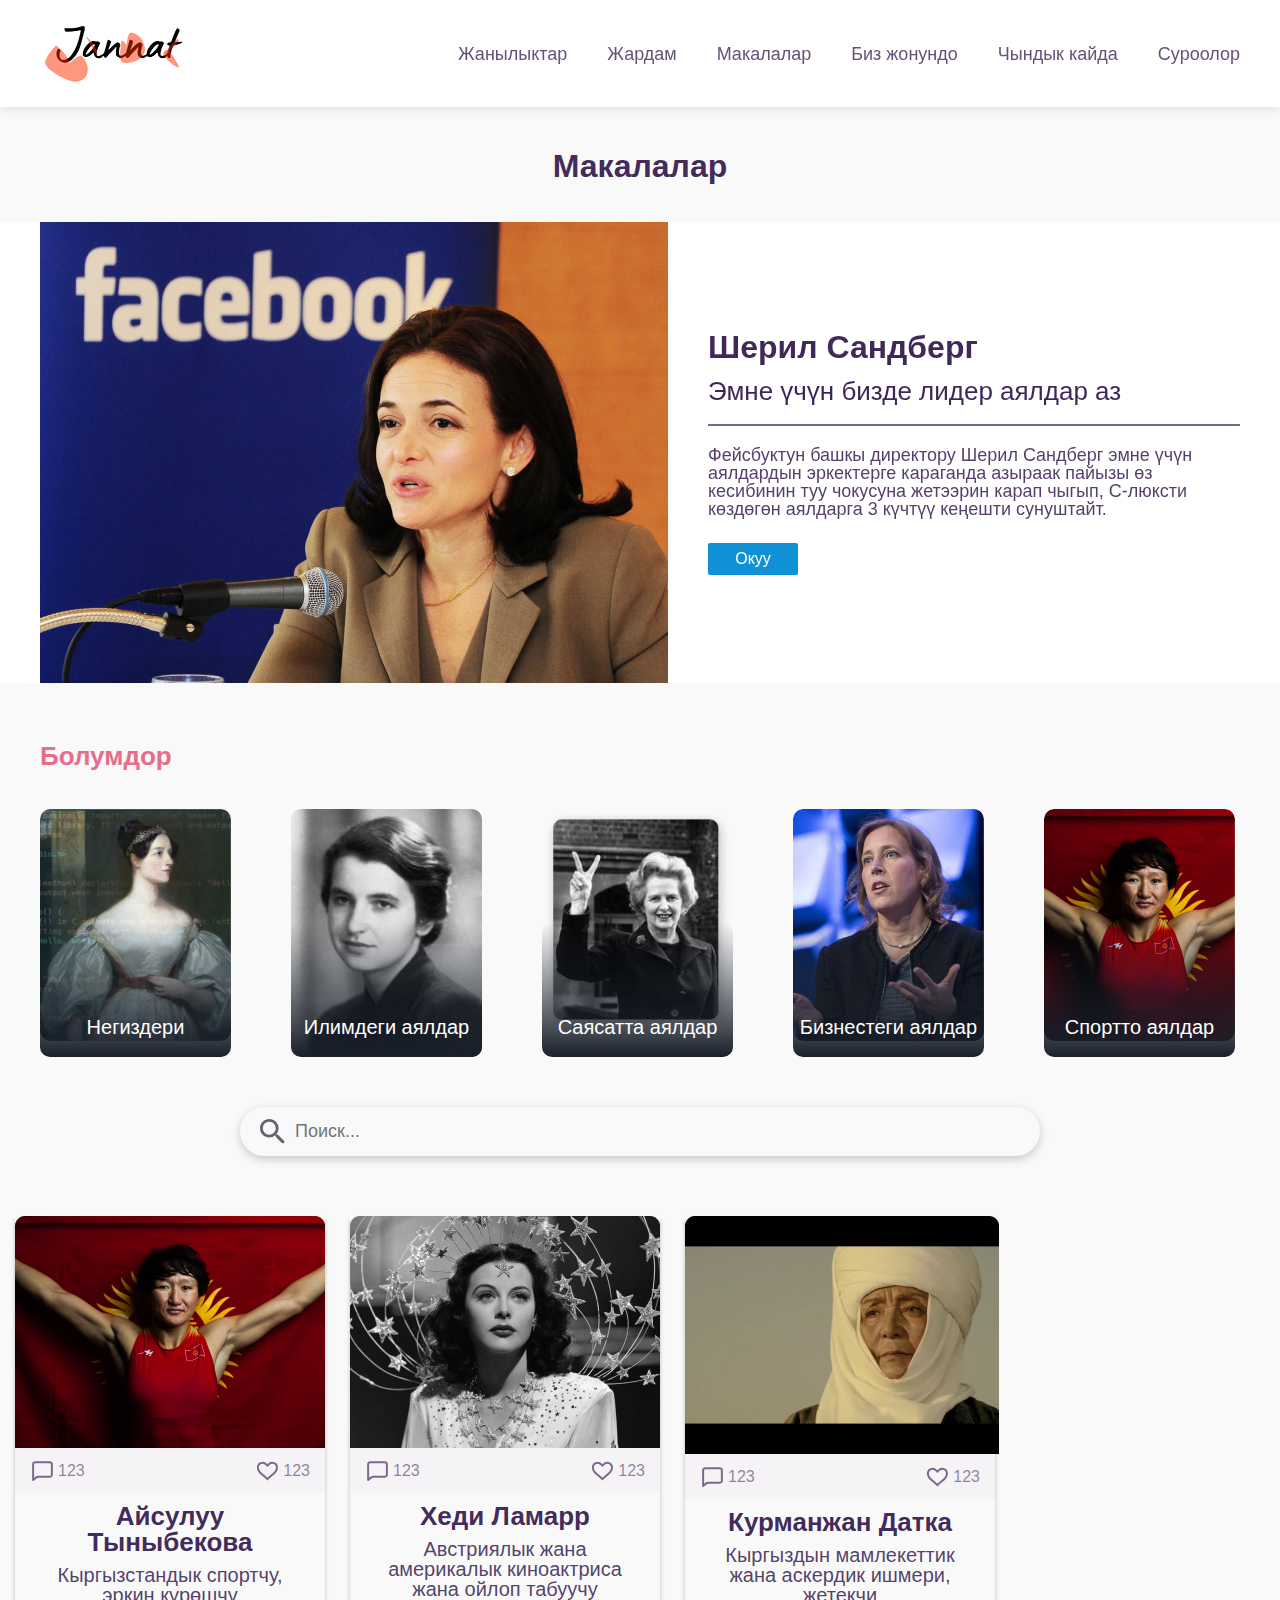
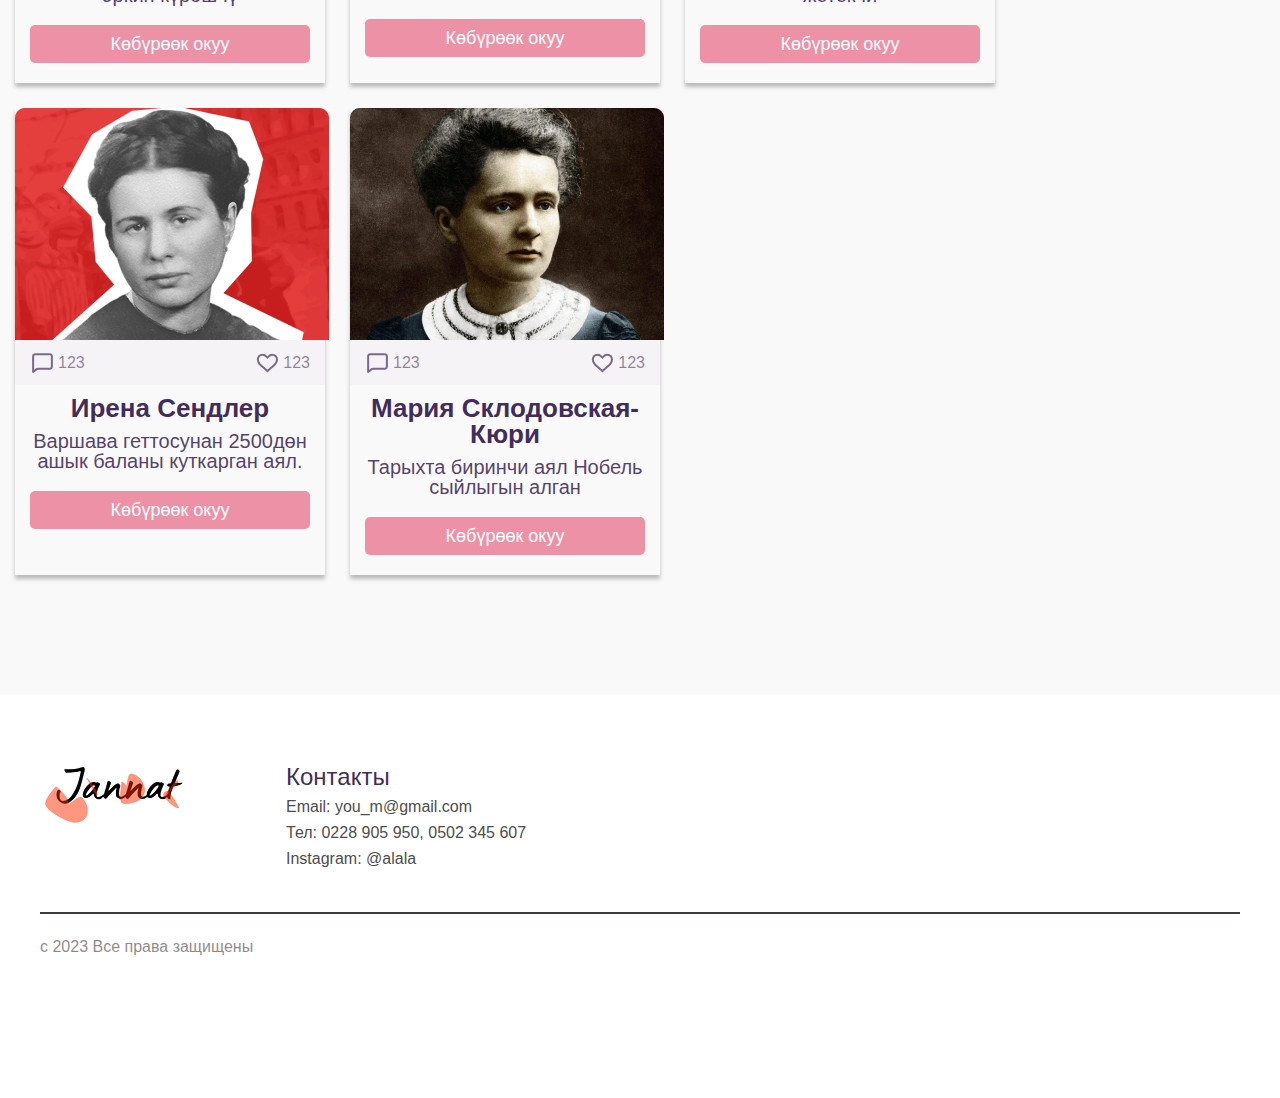
<file: articles.html>
<!DOCTYPE html>
<html lang="en">
<head>
    <meta charset="UTF-8">
    <meta name="viewport" content="width=device-width, initial-scale=1.0">
    <link rel="stylesheet" href="/styles/css/base.css">
    <link rel="stylesheet" href="/styles/css/articles.css">
    <title>Главная</title>
</head>
<body>
<div class="wrapper">
    <header class="header">
        <div class="header__container">
            <div class="header__wrapper">
                <div class="_container">
                    <div class="header__box">
                        <div class="header__logo">
                            <a href="/homePage.html" class="">
                                <img class="logo-link" src="./images/svg/logo.svg"></img>
                            </a>
                        </div>      
                        <nav class="navigation__bar">
                            <ul class="header__list">
                                <li class="header__item">
                                    <a href="/news.html" class="">Жанылыктар</a>
                                </li>
                                <li class="header__item">
                                    <a href="/help.html" class="">Жардам</a>
                                </li>
                                <li class="header__item">
                                    <a href="/articles.html" class="">Макалалар</a>
                                </li>
                                <li class="header__item">
                                    <a href="/about.html" class="">Биз жонундо</a>
                                </li>
                                <li class="header__item">
                                    <a href="/true.html" class="">Чындык кайда</a>
                                </li>
                                <li class="header__item">
                                    <a href="/question.html" class="">Суроолор</a>
                                </li>
                            </ul>
                        </nav>                    
                    </div>            
                </div>
            </div>
            <div class="header__title _container">
                <h2>Макалалар</h2>
            </div>
        </div>
    </header>
    <main class="main">
        <div class="main__container">
            <div class="_container">
                <div class="art__slider">
                    <div class="slider__item">
                        <img src="/images/img/art90.jpg" alt="">
                        <div class="art__box">
                            <div class="art__name">Шерил Сандберг</div>
                            <p class="art__topic">Эмне үчүн бизде лидер аялдар аз</p>
                            <p class="art__com">Фейсбуктун башкы директору Шерил Сандберг эмне үчүн аялдардын эркектерге караганда азыраак пайызы өз кесибинин туу чокусуна жетээрин карап чыгып, C-люксти көздөгөн аялдарга 3 күчтүү кеңешти сунуштайт.</p>
                            <a href="/">Окуу</a>    
                        </div>
                    </div>
                    <div class="slider__item">
                        <img src="/images/img/art.jpg" alt="">
                        <div class="art__box">
                            <div class="art__name">Дана Канц</div>
                            <p class="art__topic">Ишкер аялдардын азыраак каржылоосунун чыныгы себеби</p>
                            <p class="art__com">Эксперт менен маек</p>
                            <a href="/">Окуу</a>    
                        </div>
                    </div>
                </div>
            </div>            
        </div>
        <div class="_container">
            <div class="art__title-top">Болумдор</div>
            <div class="art__topics-list">
                <div class="topic__item">
                    <img src="/images/img/top1.png" alt="">
                    <div class="abc">
                        <div class="block"></div>
                        <h6 class="topic__title">Негиздери</h6>    
                    </div>
                </div>
                <div class="topic__item">
                    <img src="/images/img/art2.png" alt="">
                    <div class="abc">
                        <div class="block"></div>
                        <h6 class="topic__title">Илимдеги аялдар</h6>    
                    </div>
                </div>
                <div class="topic__item">
                    <img src="/images/img/art03.png" alt="">
                    <div class="abc">
                        <div class="block"></div>
                        <h6 class="topic__title">Саясатта аялдар</h6>    
                    </div>
                </div>
                <div class="topic__item">
                    <img src="/images/img/art06.png" alt="">
                    <div class="abc">
                        <div class="block"></div>
                        <h6 class="topic__title">Бизнестеги аялдар</h6>    
                    </div>
                </div>
                <div class="topic__item">
                    <img src="/images/img/art05.png" alt="">
                    <div class="abc">
                        <div class="block"></div>
                        <h6 class="topic__title">Спортто аялдар</h6>    
                    </div>
                </div>
            </div>  
            <div class="group">
                <img class="icon" src="/images/svg/search.svg">
                <form action="" method="get">
                    <input placeholder="Поиск..." type="search" class="input">
                </form>
            </div>  
        </div>
        <div class="__container">
            <div class="articles__box">
                <div class="article-item">
                    <img src="/images/img/art07.png" alt="">
                    <div class="art-feed__box">
                        <div class="feed">
                            <img src="/images/svg/comment.svg" alt="">
                            <p>123</p>
                        </div>
                        <div class="feed">
                            <img src="/images/svg/heart.svg" alt="">
                            <p>123</p>
                        </div>
                    </div>
                    <div class="ha">
                        <h5 class="art-item__name">Айсулуу Тыныбекова</h5>
                        <p class="art__text">Кыргызстандык спортчу, эркин күрөшчү</p>
                        <a href="">Көбүрөөк окуу</a>    
                    </div>
                </div>
                <div class="article-item">
                    <img src="/images/img/art08.png" alt="">
                    <div class="art-feed__box">
                        <div class="feed">
                            <img src="/images/svg/comment.svg" alt="">
                            <p>123</p>
                        </div>
                        <div class="feed">
                            <img src="/images/svg/heart.svg" alt="">
                            <p>123</p>
                        </div>
                    </div>
                    <div class="ha">
                        <h5 class="art-item__name">Хеди Ламарр</h5>
                        <p class="art__text">Австриялык жана америкалык киноактриса жана ойлоп табуучу</p>
                        <a href="/card copy.html">Көбүрөөк окуу</a>    
                    </div>
                </div>
                <div class="article-item">
                    <img src="/images/img/art09.png" alt="">
                    <div class="art-feed__box">
                        <div class="feed">
                            <img src="/images/svg/comment.svg" alt="">
                            <p>123</p>
                        </div>
                        <div class="feed">
                            <img src="/images/svg/heart.svg" alt="">
                            <p>123</p>
                        </div>
                    </div>
                    <div class="ha">
                        <h5 class="art-item__name">Курманжан Датка</h5>
                        <p class="art__text">Кыргыздын мамлекеттик жана аскердик ишмери, жетекчи</p>
                        <a href="">Көбүрөөк окуу</a>    
                    </div>
                </div>
                <div class="article-item">
                    <img src="/images/img/art10.png" alt="">
                    <div class="art-feed__box">
                        <div class="feed">
                            <img src="/images/svg/comment.svg" alt="">
                            <p>123</p>
                        </div>
                        <div class="feed">
                            <img src="/images/svg/heart.svg" alt="">
                            <p>123</p>
                        </div>
                    </div>
                    <div class="ha">
                        <h5 class="art-item__name">Ирена Сендлер</h5>
                        <p class="art__text">Варшава геттосунан 2500дөн ашык баланы куткарган аял.</p>
                        <a href="">Көбүрөөк окуу</a>    
                    </div>
                </div>
                <div class="article-item">
                    <img src="/images/img/art11.png" alt="">
                    <div class="art-feed__box">
                        <div class="feed">
                            <img src="/images/svg/comment.svg" alt="">
                            <p>123</p>
                        </div>
                        <div class="feed">
                            <img src="/images/svg/heart.svg" alt="">
                            <p>123</p>
                        </div>
                    </div>
                    <div class="ha">
                        <h5 class="art-item__name"> Мария Склодовская-Кюри</h5>
                        <p class="art__text">Тарыхта биринчи аял Нобель сыйлыгын алган</p>
                        <a href="">Көбүрөөк окуу</a>    
                    </div>
                </div>
            </div>
        </div>
    </main>
    <footer class="footer">
        <div class="footer__container _container">
            <div class="box100">
                <div class="box101">
                    <img src="/images/svg/logo.svg">
                </div>
                <div id="box102" class="box103">
                    <h1>Контакты</h1>
                    <h3>Email:  you_m@gmail.com</h3>
                    <h3>Тел: 0228 905 950, 0502 345 607</h3>
                    <h3>Instagram: @alala</h3>
                </div>
            </div>
            <!-- <div class="box104"><img src="/images/svg/insta.svg"></div> -->
            <hr class="box105">
            <div class="box106">с 2023 Все права защищены</div> 
        </div>
    </footer>
    <script src="https://code.jquery.com/jquery-3.7.0.min.js"></script>
    <script src="./styles/js/slick.min.js"></script>
    <script src="/styles/js/try.js"></script>
</div>
</body>
</html>
</file>
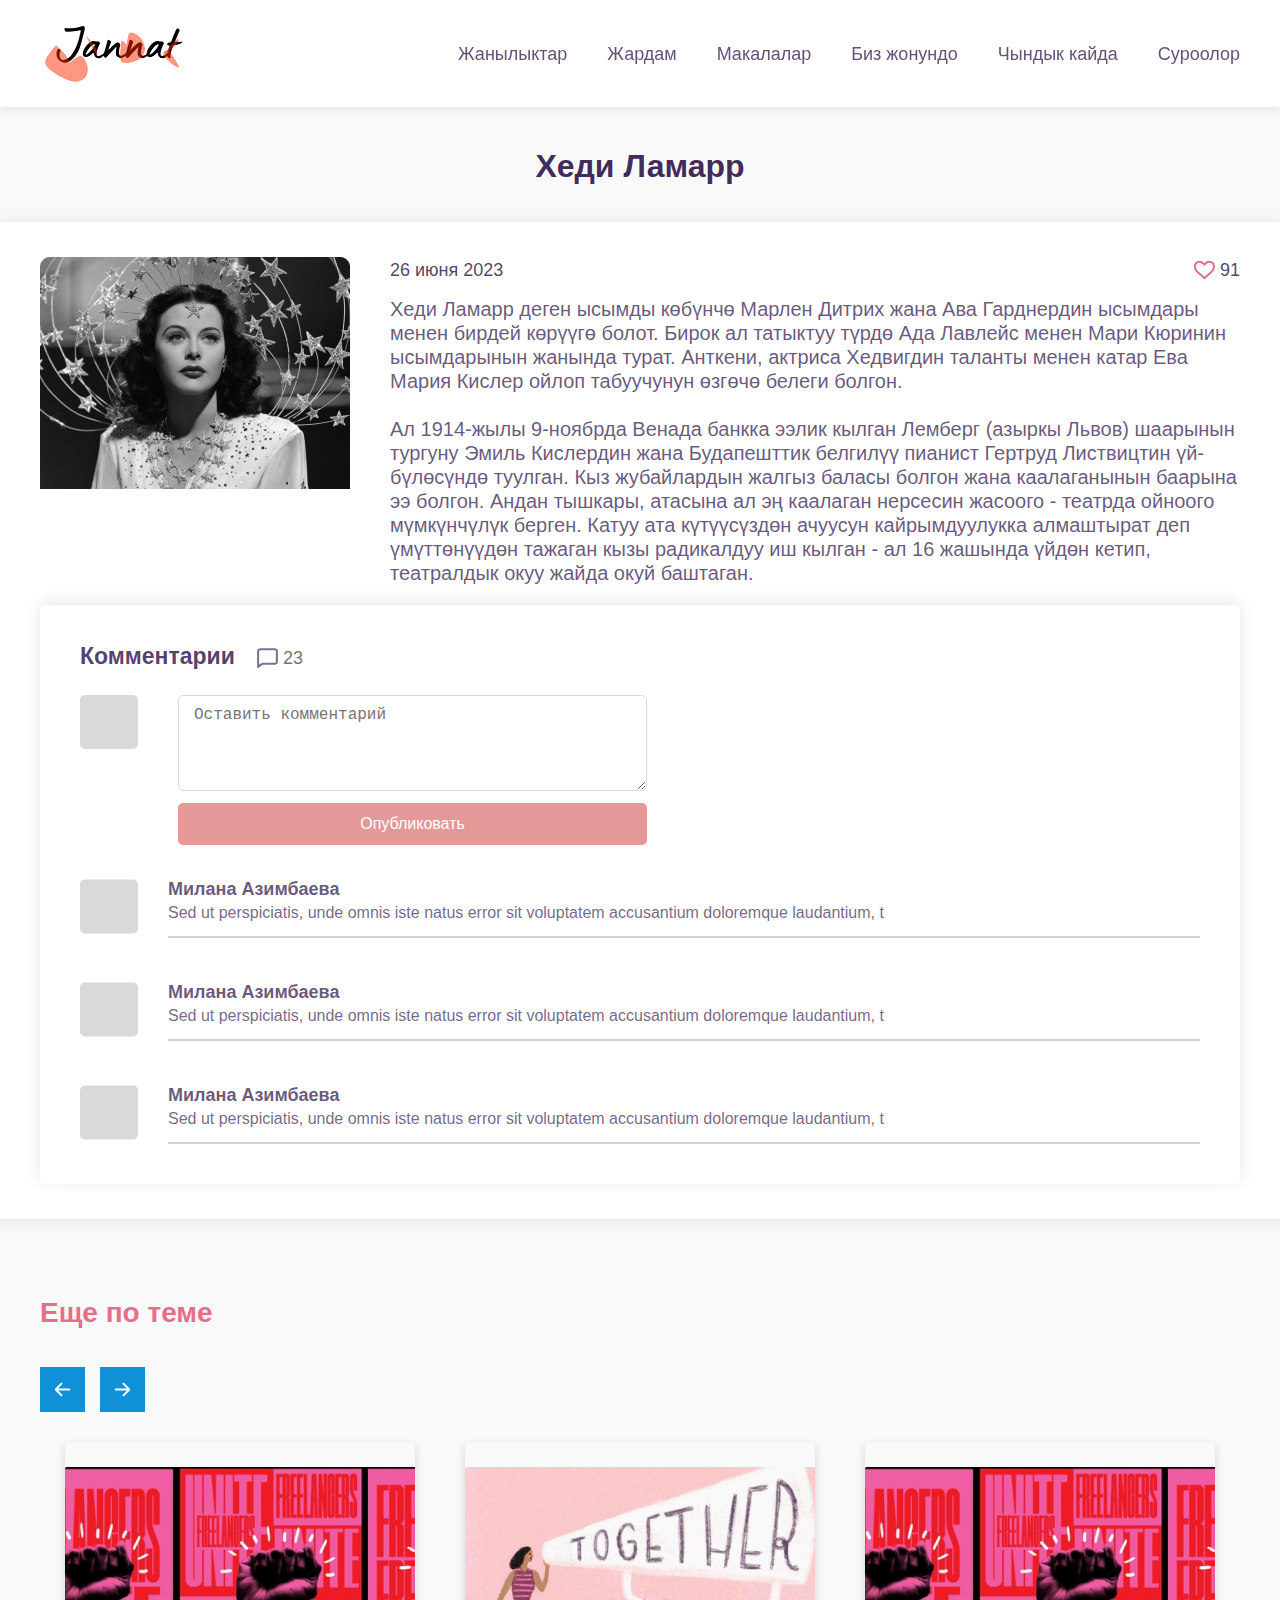
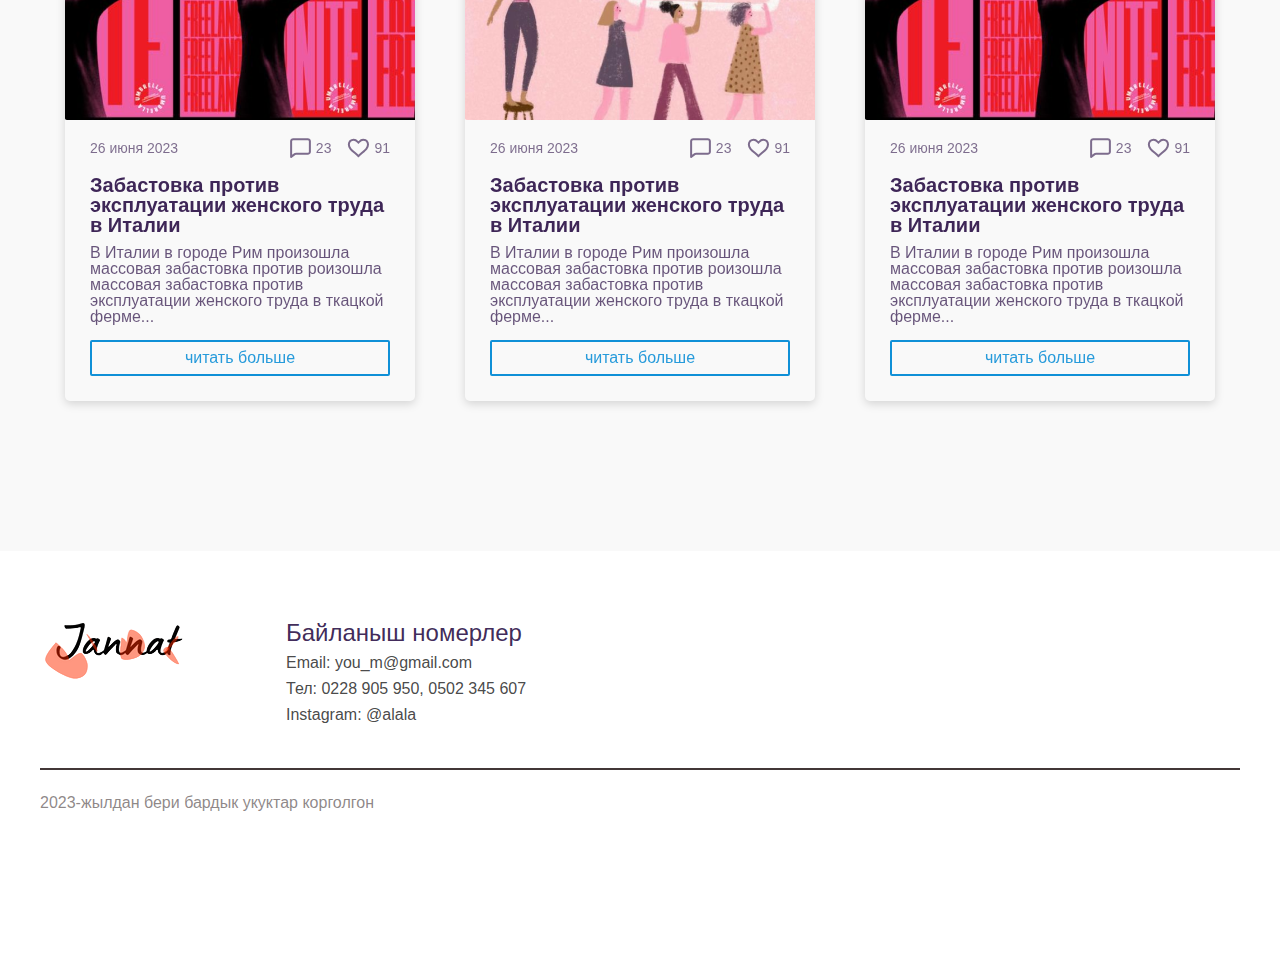
<file: card copy.html>
<!DOCTYPE html>
<html lang="en">
<head>
    <meta charset="UTF-8">
    <meta name="viewport" content="width=device-width, initial-scale=1.0">
    <link rel="stylesheet" href="/styles/css/base.css">
    <link rel="stylesheet" href="/styles/css/card.css">
    <title>БАШКЫ</title>
</head>
<body>
<div class="wrapper">
    <header class="header">
        <div class="header__container">
            <div class="header__wrapper">
                <div class="_container">
                    <div class="header__box">
                        <div class="header__logo">
                            <a href="/homePage.html" class="">
                                <img class="logo-link" src="./images/svg/logo.svg"></img>
                            </a>
                        </div>      
                        <nav class="navigation__bar">
                            <ul class="header__list">
                                <li class="header__item">
                                    <a href="/news.html" class="">Жанылыктар</a>
                                </li>
                                <li class="header__item">
                                    <a href="/help.html" class="">Жардам</a>
                                </li>
                                <li class="header__item">
                                    <a href="/articles.html" class="">Макалалар</a>
                                </li>
                                <li class="header__item">
                                    <a href="/about.html" class="">Биз жонундо</a>
                                </li>
                                <li class="header__item">
                                    <a href="/true.html" class="">Чындык кайда</a>
                                </li>
                                <li class="header__item">
                                    <a href="/question.html" class="">Суроолор</a>
                                </li>
                            </ul>
                        </nav>                    
                    </div>            
                </div>
            </div>
            <div class="header__title _container">
                <h2>Хеди Ламарр</h2>
            </div>
        </div>
    </header>
    <main class="main">
        <div class="main__container">
            <div class="info__card__block">
                <div class="_container">
                    <div class="info-card__box">
                        <div class="info-card__pic">
                            <img src="/images/img/art08.png" alt="">
                        </div>
                        <div class="info-card__text">
                            <div class="more-item__block">
                                <div class="item__data">26 июня 2023</div>
                                <div class="item__feedback__box">
                                    <div class="item__feedback">
                                        <img src="/images/svg/like.svg" alt="">
                                        <span>91</span>
                                    </div>                
                                </div>
                            </div>
                            <p class="text__ph">
                                Хеди Ламарр деген ысымды көбүнчө Марлен Дитрих жана Ава Гарднердин ысымдары менен бирдей көрүүгө болот. Бирок ал татыктуу түрдө Ада Лавлейс менен Мари Кюринин ысымдарынын жанында турат. Анткени, актриса Хедвигдин таланты менен катар Ева Мария Кислер ойлоп табуучунун өзгөчө белеги болгон. <br><br>
                                Ал 1914-жылы 9-ноябрда Венада банкка ээлик кылган Лемберг (азыркы Львов) шаарынын тургуну Эмиль Кислердин жана Будапешттик белгилүү пианист Гертруд Листвицтин үй-бүлөсүндө туулган.
Кыз жубайлардын жалгыз баласы болгон жана каалаганынын баарына ээ болгон. Андан тышкары, атасына ал эң каалаган нерсесин жасоого - театрда ойноого мүмкүнчүлүк берген. Катуу ата күтүүсүздөн ачуусун кайрымдуулукка алмаштырат деп үмүттөнүүдөн тажаган кызы радикалдуу иш кылган - ал 16 жашында үйдөн кетип, театралдык окуу жайда окуй баштаган.
                            </p>
                        </div>
                    </div> 
                    <div class="comment__section">
                        <div class="comment__box">
                            <h4 class="comment__title">Комментарии</h4>
                            <div class="item__feedback">
                                <img src="/images/svg/comment.svg" alt="">
                                <span>23</span>
                            </div>
                        </div>
                        <div class="comment__send">
                            <img src="/images/svg/ava.svg" alt="">
                            <form action="" method="post">
                                <textarea name="" id="" placeholder="Оставить комментарий"></textarea>
                                <button type="submit">Опубликовать</button>
                            </form>
                        </div>
                        <div class="comment__list">
                            <div class="comment__item">
                                <img src="/images/svg/ava.svg" alt="">
                                <div class="com__auth">
                                    <h4 class="com__auth-name">Милана Азимбаева</h4>
                                    <p class="com__auth-text">Sed ut perspiciatis, unde omnis iste natus error sit voluptatem accusantium doloremque laudantium, t</p>
                                </div>    
                            </div>
                            <div class="comment__item">
                                <img src="/images/svg/ava.svg" alt="">
                                <div class="com__auth">
                                    <h4 class="com__auth-name">Милана Азимбаева</h4>
                                    <p class="com__auth-text">Sed ut perspiciatis, unde omnis iste natus error sit voluptatem accusantium doloremque laudantium, t</p>
                                </div>    
                            </div>
                            <div class="comment__item">
                                <img src="/images/svg/ava.svg" alt="">
                                <div class="com__auth">
                                    <h4 class="com__auth-name">Милана Азимбаева</h4>
                                    <p class="com__auth-text">Sed ut perspiciatis, unde omnis iste natus error sit voluptatem accusantium doloremque laudantium, t</p>
                                </div>    
                            </div>
                        </div>
                    </div>
                </div>
            </div>
            <div class="info__card__more _container">
                <h2 class="more__title">Еще по теме</h2>
                <div class="more__click"></div>
                <div class="more__slider">
                    <div class="slider__item">
                        <img src="/images/img/card.png" alt="">
                        <div class="more__forpdd">
                            <div class="more-item__block">
                                <div class="item__data">26 июня 2023</div>
                                <div class="item__feedback__box">
                                    <div class="item__feedback">
                                        <img src="/images/svg/comment.svg" alt="">
                                        <span>23</span>
                                    </div>
                                    <div class="item__feedback">
                                        <img src="/images/svg/heart.svg" alt="">
                                        <span>91</span>
                                    </div>                                
                                </div>
                            </div>
                            <h2 class="more-item__title">Забастовка против эксплуатации женского труда в Италии</h2>
                            <p class="more-item__text">В Италии в городе Рим произошла массовая забастовка против роизошла массовая забастовка против  эксплуатации женского труда в ткацкой ферме...</p>
                            <a href="" class="more-item__link">читать больше</a>
                        </div>
                    </div>
                    <div class="slider__item">
                        <img src="/images/img/card2.png" alt="">
                        <div class="more__forpdd">
                            <div class="more-item__block">
                                <div class="item__data">26 июня 2023</div>
                                <div class="item__feedback__box">
                                    <div class="item__feedback">
                                        <img src="/images/svg/comment.svg" alt="">
                                        <span>23</span>
                                    </div>
                                    <div class="item__feedback">
                                        <img src="/images/svg/heart.svg" alt="">
                                        <span>91</span>
                                    </div>                                
                                </div>
                            </div>
                            <h2 class="more-item__title">Забастовка против эксплуатации женского труда в Италии</h2>
                            <p class="more-item__text">В Италии в городе Рим произошла массовая забастовка против роизошла массовая забастовка против  эксплуатации женского труда в ткацкой ферме...</p>
                            <a href="" class="more-item__link">читать больше</a>
                        </div>
                    </div>
                    <div class="slider__item">
                        <img src="/images/img/card.png" alt="">
                        <div class="more__forpdd">
                            <div class="more-item__block">
                                <div class="item__data">26 июня 2023</div>
                                <div class="item__feedback__box">
                                    <div class="item__feedback">
                                        <img src="/images/svg/comment.svg" alt="">
                                        <span>23</span>
                                    </div>
                                    <div class="item__feedback">
                                        <img src="/images/svg/heart.svg" alt="">
                                        <span>91</span>
                                    </div>                                
                                </div>
                            </div>
                            <h2 class="more-item__title">Забастовка против эксплуатации женского труда в Италии</h2>
                            <p class="more-item__text">В Италии в городе Рим произошла массовая забастовка против роизошла массовая забастовка против  эксплуатации женского труда в ткацкой ферме...</p>
                            <a href="" class="more-item__link">читать больше</a>
                        </div>
                    </div>
                    <div class="slider__item">
                        <img src="/images/img/card.png" alt="">
                        <div class="more__forpdd">
                            <div class="more-item__block">
                                <div class="item__data">26 июня 2023</div>
                                <div class="item__feedback__box">
                                    <div class="item__feedback">
                                        <img src="/images/svg/comment.svg" alt="">
                                        <span>23</span>
                                    </div>
                                    <div class="item__feedback">
                                        <img src="/images/svg/heart.svg" alt="">
                                        <span>91</span>
                                    </div>                                
                                </div>
                            </div>
                            <h2 class="more-item__title">Забастовка против эксплуатации женского труда в Италии</h2>
                            <p class="more-item__text">В Италии в городе Рим произошла массовая забастовка против роизошла массовая забастовка против  эксплуатации женского труда в ткацкой ферме...</p>
                            <a href="" class="more-item__link">читать больше</a>
                        </div>
                    </div>
                </div>
            </div>
        </div>
    </main>
    <footer class="footer">
        <div class="footer__container _container">
            <div class="box100">
                <div class="box101">
                    <img src="/images/svg/logo.svg">
                </div>
                <div id="box102" class="box103">
                    <h1>Байланыш номерлер</h1>
                    <h3>Email:  you_m@gmail.com</h3>
                    <h3>Тел: 0228 905 950, 0502 345 607</h3>
                    <h3>Instagram: @alala</h3>
                </div>
            </div>
            <!-- <div class="box104"><img src="/images/svg/insta.svg"></div> -->
            <hr class="box105">
            <div class="box106">2023-жылдан бери бардык укуктар корголгон</div> 
        </div>
    </footer>
    <script src="https://code.jquery.com/jquery-3.7.0.min.js"></script>
    <script src="/styles/js/slick.min.js"></script>
    <script src="/styles/js/try.js"></script>
</div>
</body>
</html>
</file>
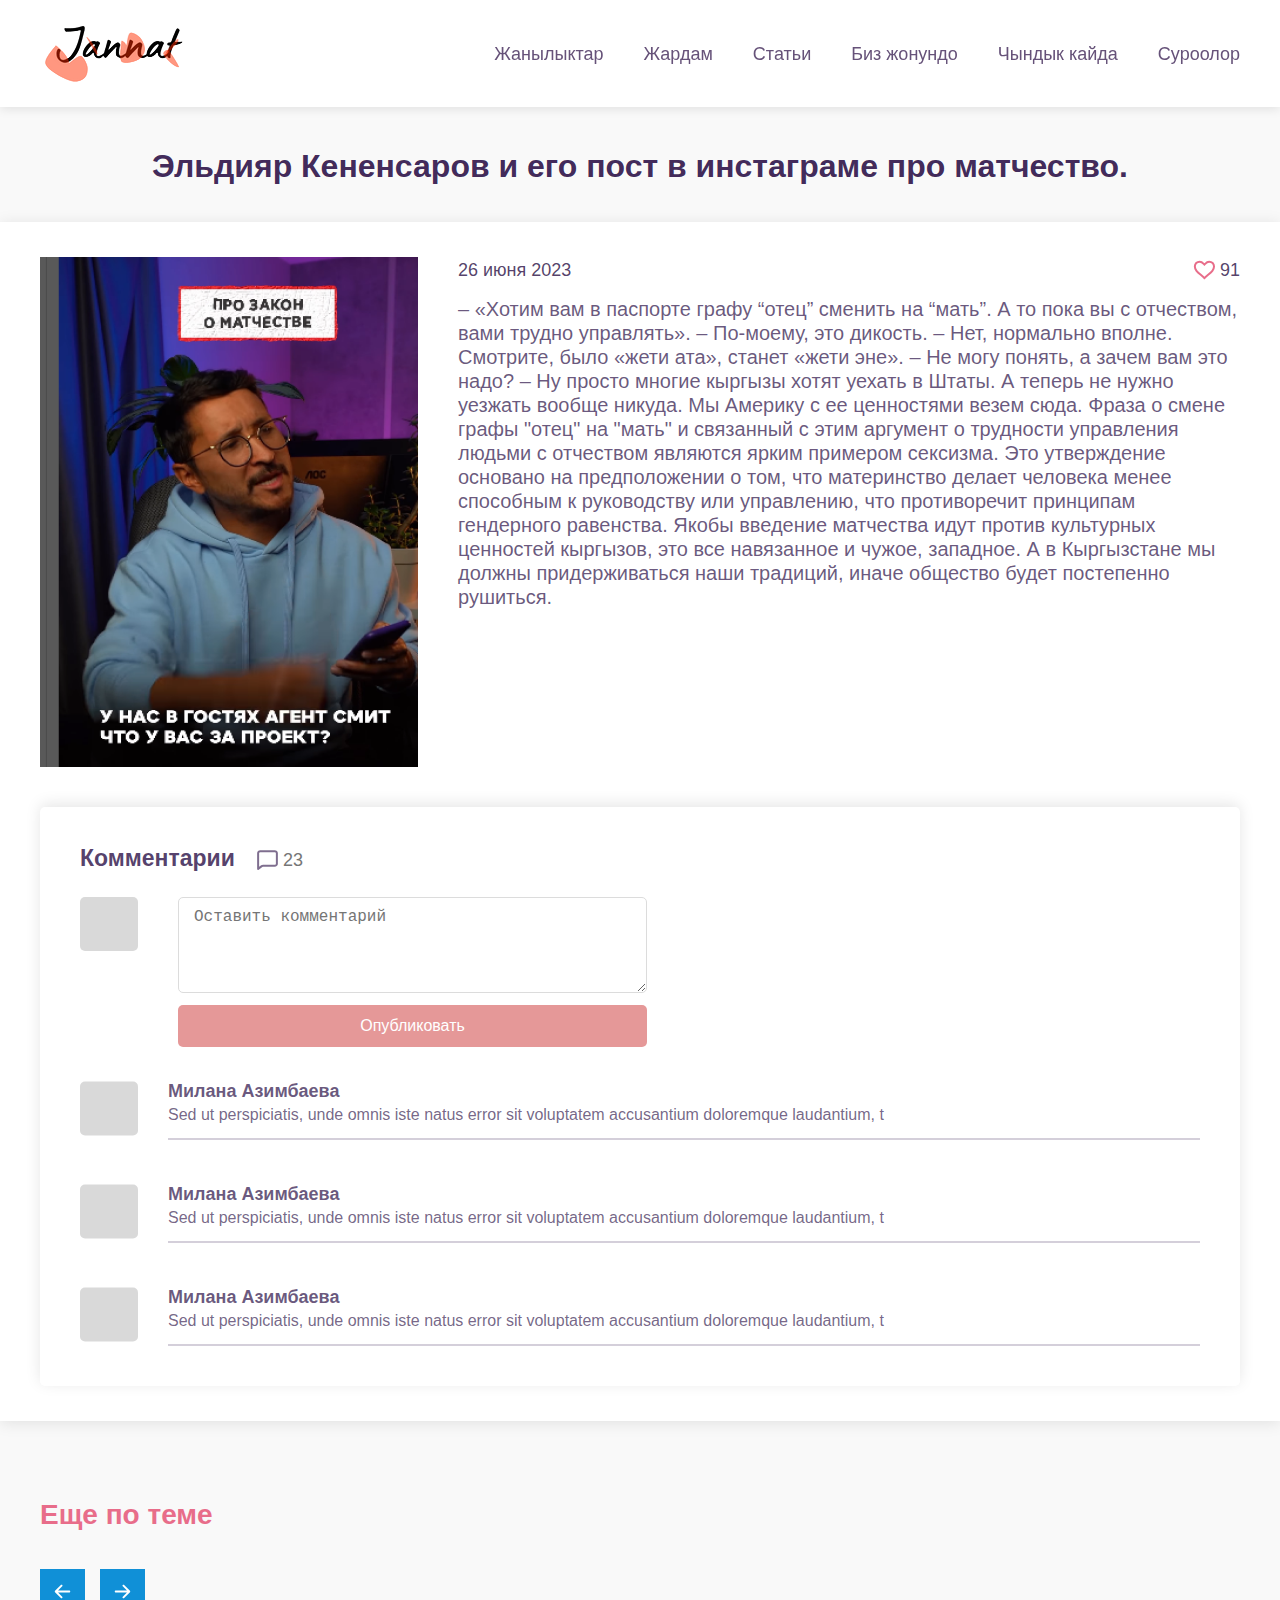
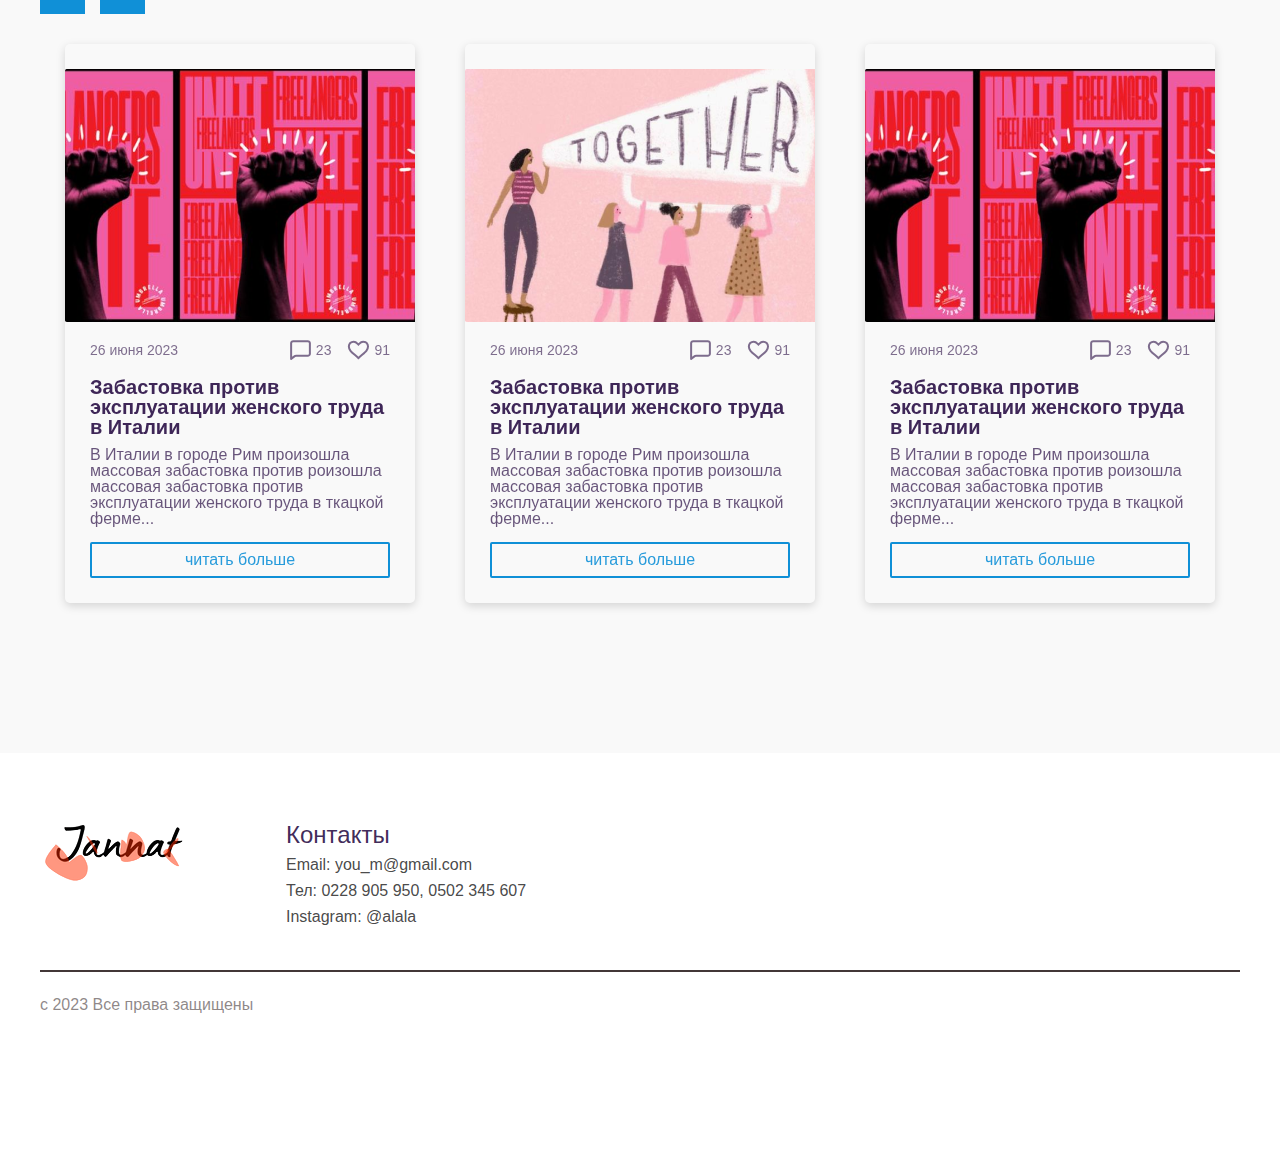
<file: card.html>
<!DOCTYPE html>
<html lang="en">
<head>
    <meta charset="UTF-8">
    <meta name="viewport" content="width=device-width, initial-scale=1.0">
    <link rel="stylesheet" href="/styles/css/base.css">
    <link rel="stylesheet" href="/styles/css/card.css">
    <title>Главная</title>
</head>
<body>
<div class="wrapper">
    <header class="header">
        <div class="header__container">
            <div class="header__wrapper">
                <div class="_container">
                    <div class="header__box">
                        <div class="header__logo">
                            <a href="/homePage.html" class="">
                                <img class="logo-link" src="./images/svg/logo.svg"></img>
                            </a>
                        </div>      
                        <nav class="navigation__bar">
                            <ul class="header__list">
                                <li class="header__item">
                                    <a href="/news.html" class="">Жанылыктар</a>
                                </li>
                                <li class="header__item">
                                    <a href="/help.html" class="">Жардам</a>
                                </li>
                                <li class="header__item">
                                    <a href="/articles.html" class="">Статьи</a>
                                </li>
                                <li class="header__item">
                                    <a href="/about.html" class="">Биз жонундо</a>
                                </li>
                                <li class="header__item">
                                    <a href="/true.html" class="">Чындык кайда</a>
                                </li>
                                <li class="header__item">
                                    <a href="/question.html" class="">Суроолор</a>
                                </li>
                            </ul>
                        </nav>                    
                    </div>            
                </div>
            </div>
            <div class="header__title _container">
                <h2>Эльдияр Кененсаров и его пост в инстаграме про матчество.</h2>
            </div>
        </div>
    </header>
    <main class="main">
        <div class="main__container">
            <div class="info__card__block">
                <div class="_container">
                    <div class="info-card__box">
                        <div class="info-card__pic">
                            <img src="/images/img/a-card.png" alt="">
                        </div>
                        <div class="info-card__text">
                            <div class="more-item__block">
                                <div class="item__data">26 июня 2023</div>
                                <div class="item__feedback__box">
                                    <div class="item__feedback">
                                        <img src="/images/svg/like.svg" alt="">
                                        <span>91</span>
                                    </div>                
                                </div>
                            </div>
                            <p class="text__ph">– «Хотим вам в паспорте графу “отец” сменить на “мать”. А то пока вы с отчеством, вами трудно управлять». – По-моему, это дикость. – Нет, нормально вполне. Смотрите, было «жети ата», станет «жети эне». – Не могу понять, а зачем вам это надо? – Ну просто многие кыргызы хотят уехать в Штаты. А теперь не нужно уезжать вообще никуда. Мы Америку с ее ценностями везем сюда.

                                Фраза о смене графы "отец" на "мать" и связанный с этим аргумент о трудности управления людьми с отчеством являются ярким примером сексизма. Это утверждение основано на предположении о том, что материнство делает человека менее способным к руководству или управлению, что противоречит принципам гендерного равенства. Якобы введение матчества идут против культурных ценностей кыргызов, это все навязанное и чужое, западное. А в Кыргызстане мы должны придерживаться наши традиций, иначе общество будет постепенно рушиться. 
                                </p>
                        </div>
                    </div> 
                    <div class="comment__section">
                        <div class="comment__box">
                            <h4 class="comment__title">Комментарии</h4>
                            <div class="item__feedback">
                                <img src="/images/svg/comment.svg" alt="">
                                <span>23</span>
                            </div>
                        </div>
                        <div class="comment__send">
                            <img src="/images/svg/ava.svg" alt="">
                            <form action="" method="post">
                                <textarea name="" id="" placeholder="Оставить комментарий"></textarea>
                                <button type="submit">Опубликовать</button>
                            </form>
                        </div>
                        <div class="comment__list">
                            <div class="comment__item">
                                <img src="/images/svg/ava.svg" alt="">
                                <div class="com__auth">
                                    <h4 class="com__auth-name">Милана Азимбаева</h4>
                                    <p class="com__auth-text">Sed ut perspiciatis, unde omnis iste natus error sit voluptatem accusantium doloremque laudantium, t</p>
                                </div>    
                            </div>
                            <div class="comment__item">
                                <img src="/images/svg/ava.svg" alt="">
                                <div class="com__auth">
                                    <h4 class="com__auth-name">Милана Азимбаева</h4>
                                    <p class="com__auth-text">Sed ut perspiciatis, unde omnis iste natus error sit voluptatem accusantium doloremque laudantium, t</p>
                                </div>    
                            </div>
                            <div class="comment__item">
                                <img src="/images/svg/ava.svg" alt="">
                                <div class="com__auth">
                                    <h4 class="com__auth-name">Милана Азимбаева</h4>
                                    <p class="com__auth-text">Sed ut perspiciatis, unde omnis iste natus error sit voluptatem accusantium doloremque laudantium, t</p>
                                </div>    
                            </div>
                        </div>
                    </div>
                </div>
            </div>
            <div class="info__card__more _container">
                <h2 class="more__title">Еще по теме</h2>
                <div class="more__click"></div>
                <div class="more__slider">
                    <div class="slider__item">
                        <img src="/images/img/card.png" alt="">
                        <div class="more__forpdd">
                            <div class="more-item__block">
                                <div class="item__data">26 июня 2023</div>
                                <div class="item__feedback__box">
                                    <div class="item__feedback">
                                        <img src="/images/svg/comment.svg" alt="">
                                        <span>23</span>
                                    </div>
                                    <div class="item__feedback">
                                        <img src="/images/svg/heart.svg" alt="">
                                        <span>91</span>
                                    </div>                                
                                </div>
                            </div>
                            <h2 class="more-item__title">Забастовка против эксплуатации женского труда в Италии</h2>
                            <p class="more-item__text">В Италии в городе Рим произошла массовая забастовка против роизошла массовая забастовка против  эксплуатации женского труда в ткацкой ферме...</p>
                            <a href="" class="more-item__link">читать больше</a>
                        </div>
                    </div>
                    <div class="slider__item">
                        <img src="/images/img/card2.png" alt="">
                        <div class="more__forpdd">
                            <div class="more-item__block">
                                <div class="item__data">26 июня 2023</div>
                                <div class="item__feedback__box">
                                    <div class="item__feedback">
                                        <img src="/images/svg/comment.svg" alt="">
                                        <span>23</span>
                                    </div>
                                    <div class="item__feedback">
                                        <img src="/images/svg/heart.svg" alt="">
                                        <span>91</span>
                                    </div>                                
                                </div>
                            </div>
                            <h2 class="more-item__title">Забастовка против эксплуатации женского труда в Италии</h2>
                            <p class="more-item__text">В Италии в городе Рим произошла массовая забастовка против роизошла массовая забастовка против  эксплуатации женского труда в ткацкой ферме...</p>
                            <a href="" class="more-item__link">читать больше</a>
                        </div>
                    </div>
                    <div class="slider__item">
                        <img src="/images/img/card.png" alt="">
                        <div class="more__forpdd">
                            <div class="more-item__block">
                                <div class="item__data">26 июня 2023</div>
                                <div class="item__feedback__box">
                                    <div class="item__feedback">
                                        <img src="/images/svg/comment.svg" alt="">
                                        <span>23</span>
                                    </div>
                                    <div class="item__feedback">
                                        <img src="/images/svg/heart.svg" alt="">
                                        <span>91</span>
                                    </div>                                
                                </div>
                            </div>
                            <h2 class="more-item__title">Забастовка против эксплуатации женского труда в Италии</h2>
                            <p class="more-item__text">В Италии в городе Рим произошла массовая забастовка против роизошла массовая забастовка против  эксплуатации женского труда в ткацкой ферме...</p>
                            <a href="" class="more-item__link">читать больше</a>
                        </div>
                    </div>
                    <div class="slider__item">
                        <img src="/images/img/card.png" alt="">
                        <div class="more__forpdd">
                            <div class="more-item__block">
                                <div class="item__data">26 июня 2023</div>
                                <div class="item__feedback__box">
                                    <div class="item__feedback">
                                        <img src="/images/svg/comment.svg" alt="">
                                        <span>23</span>
                                    </div>
                                    <div class="item__feedback">
                                        <img src="/images/svg/heart.svg" alt="">
                                        <span>91</span>
                                    </div>                                
                                </div>
                            </div>
                            <h2 class="more-item__title">Забастовка против эксплуатации женского труда в Италии</h2>
                            <p class="more-item__text">В Италии в городе Рим произошла массовая забастовка против роизошла массовая забастовка против  эксплуатации женского труда в ткацкой ферме...</p>
                            <a href="" class="more-item__link">читать больше</a>
                        </div>
                    </div>
                </div>
            </div>
        </div>
    </main>
    <footer class="footer">
        <div class="footer__container _container">
            <div class="box100">
                <div class="box101">
                    <img src="/images/svg/logo.svg">
                </div>
                <div id="box102" class="box103">
                    <h1>Контакты</h1>
                    <h3>Email:  you_m@gmail.com</h3>
                    <h3>Тел: 0228 905 950, 0502 345 607</h3>
                    <h3>Instagram: @alala</h3>
                </div>
            </div>
            <!-- <div class="box104"><img src="/images/svg/insta.svg"></div> -->
            <hr class="box105">
            <div class="box106">с 2023 Все права защищены</div> 
        </div>
    </footer>
    <script src="https://code.jquery.com/jquery-3.7.0.min.js"></script>
    <script src="/styles/js/slick.min.js"></script>
    <script src="/styles/js/try.js"></script>
</div>
</body>
</html>
</file>
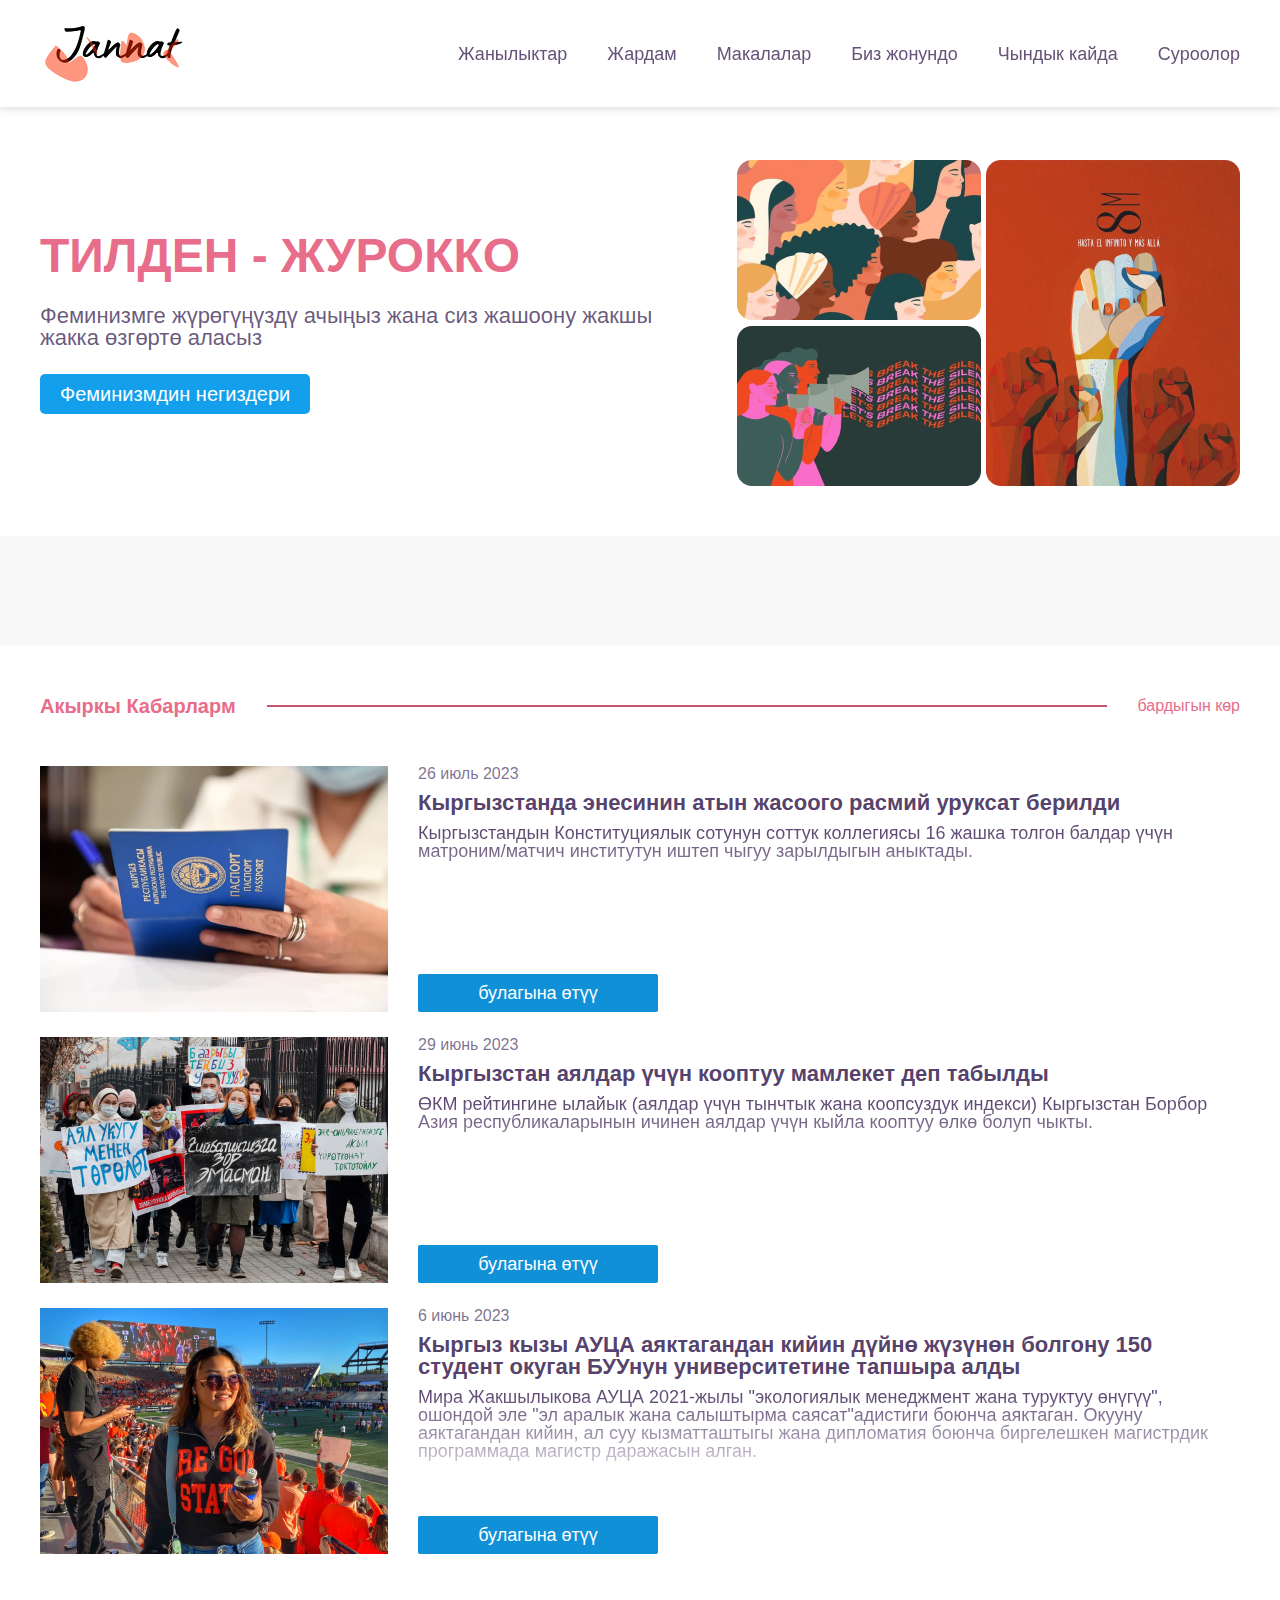
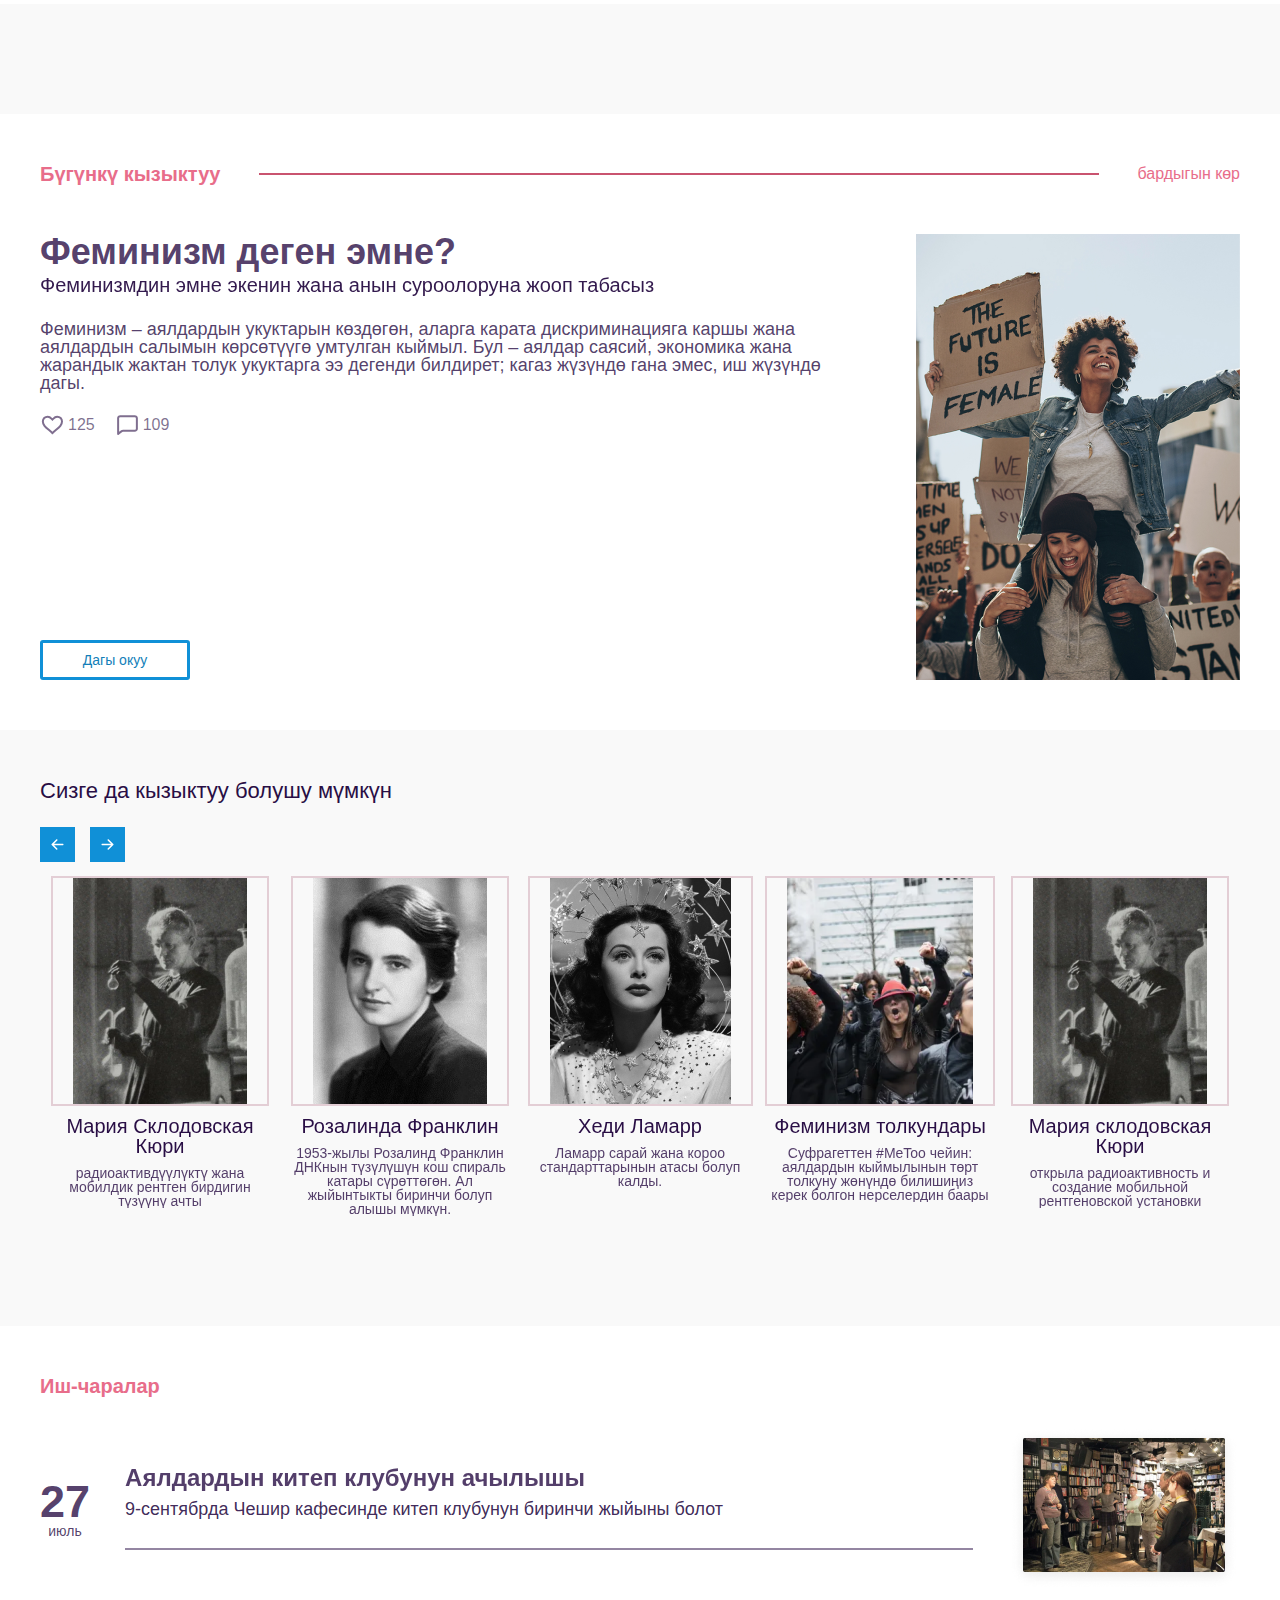
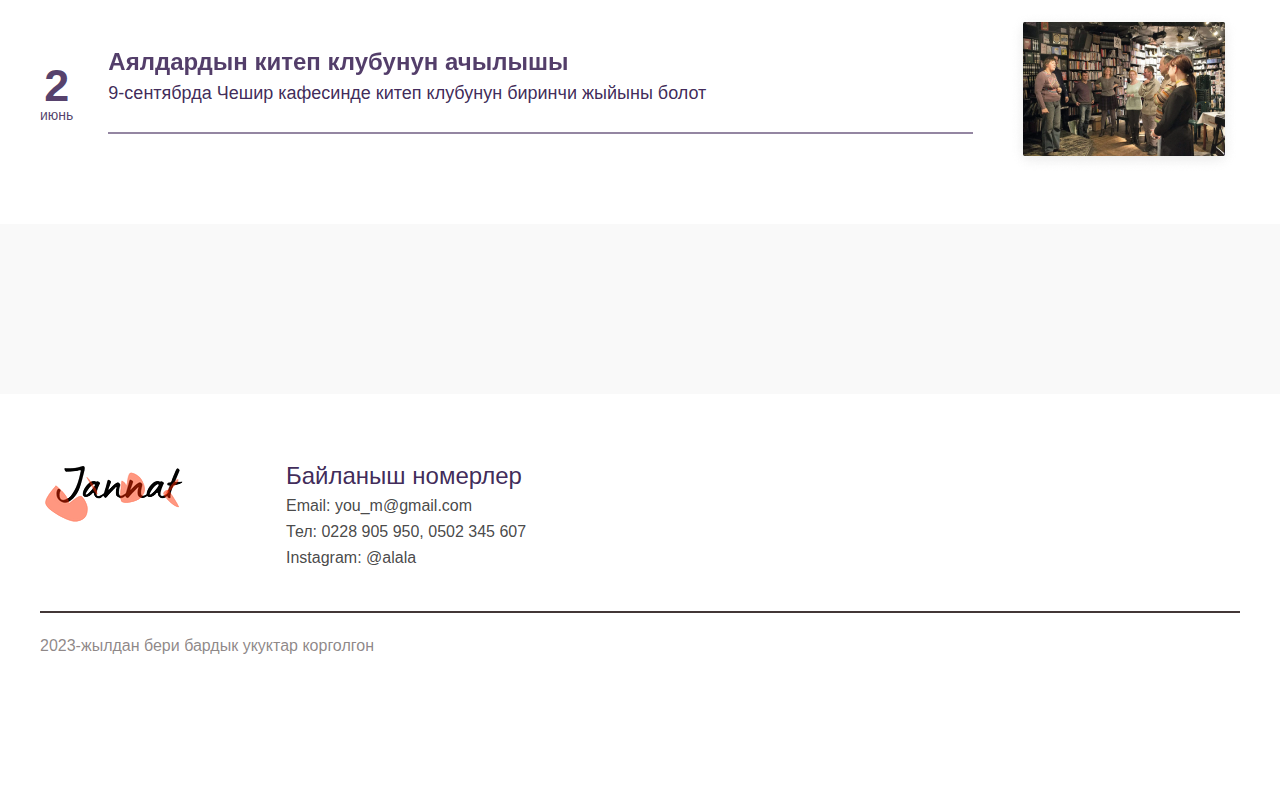
<file: homePage.html>
<!DOCTYPE html>
<html lang="en">
<head>
    <meta charset="UTF-8">
    <meta name="viewport" content="width=device-width, initial-scale=1.0">
    <link rel="stylesheet" href="/styles/css/base.css">
    <link rel="stylesheet" href="/styles/css/homePage.css">
    <title>Главная</title>
</head>
<body>
<div class="wrapper">
    <header class="header">
        <div class="header__container">
            <div class="header__wrapper">
                <div class="_container">
                    <div class="header__box">
                        <div class="header__logo">
                            <a href="/homePage.html" class="">
                                <img class="logo-link" src="./images/svg/logo.svg"></img>
                            </a>
                        </div>      
                        <nav class="navigation__bar">
                            <ul class="header__list">
                                <li class="header__item">
                                    <a href="/news.html" class="">Жанылыктар</a>
                                </li>
                                <li class="header__item">
                                    <a href="/help.html" class="">Жардам</a>
                                </li>
                                <li class="header__item">
                                    <a href="/articles.html" class="">Макалалар</a>
                                </li>
                                <li class="header__item">
                                    <a href="/about.html" class="">Биз жонундо</a>
                                </li>
                                <li class="header__item">
                                    <a href="/true.html" class="">Чындык кайда</a>
                                </li>
                                <li class="header__item">
                                    <a href="/question.html" class="">Суроолор</a>
                                </li>
                            </ul>
                        </nav>                    
                    </div>            
                </div>
            </div>
        </div>
    </header>
    <main class="main">
        <div class="main__container">
            <div class="main__back">
                <div class="introduction__box _container">
                    <div class="introduction__text">
                        <h1 class="intro__title">ТИЛДЕН - ЖУРОККО</h1>
                        <p class="intro__text">Феминизмге жүрөгүңүздү ачыңыз жана сиз жашоону жакшы жакка өзгөртө аласыз</p>
                        <a href="/articles.html" class="intro__link">Феминизмдин негиздери</a>
                    </div>
                    <div class="introduction__pic">
                        <div class="p">
                            <img src="/images/img/main1.png" alt="">
                        </div>
                        <div class="p">
                            <img src="/images/img/main3.png" alt="">
                        </div>
                        <div class="p">
                            <img src="/images/img/main2.png" alt="">
                        </div>
                    </div>
                </div>    
            </div>
            <div class="main__back">
                <div class="_container">
                    <div class="main__page-link">
                        <h2 class="title">Акыркы Кабарларм</h2>
                        <hr>
                        <a href="/news">бардыгын көр</a>
                    </div>     
                    <div class="news__box">
                        <div class="news__item">
                            <img src="/images/img/news-main.png" alt="" class="news-pic">
                            <div class="news__info-block">
                                <div class="info-data">26 июль 2023</div>
                                <div class="news__info-title">Кыргызстанда энесинин атын жасоого расмий уруксат берилди</div>
                                <p class="news__info-text">Кыргызстандын Конституциялык сотунун соттук коллегиясы 16 жашка толгон балдар үчүн матроним/матчич институтун иштеп чыгуу зарылдыгын аныктады.</p>
                                <a href="https://kloop.kg/blog/2023/07/03/ajgulevna-i-ajgulevich-v-kyrgyzstane-razreshili-brat-matchestvo-po-dostizhenii-16-let/?ysclid=lkp6x0yggv975541224" class="news__info-btn">булагына өтүү</a>
                            </div>
                        </div>
                        <div class="news__item">
                            <img src="/images/img/news-main2.png" alt="" class="news-pic">
                            <div class="news__info-block">
                                <div class="info-data">29 июнь 2023</div>
                                <div class="news__info-title">Кыргызстан аялдар үчүн кооптуу мамлекет деп табылды</div>
                                <p class="news__info-text">ӨКМ рейтингине ылайык (аялдар үчүн тынчтык жана коопсуздук индекси) Кыргызстан Борбор Азия республикаларынын ичинен аялдар үчүн кыйла кооптуу өлкө болуп чыкты.</p>
                                <a href="https://kyrgyztoday.org/archives/462931" class="news__info-btn">булагына өтүү</a>
                            </div>
                        </div>
                        <div class="news__item">
                            <img src="/images/img/news-main3.png" alt="" class="news-pic">
                            <div class="news__info-block">
                                <div class="info-data">6 июнь 2023</div>
                                <div class="news__info-title">Кыргыз кызы АУЦА аяктагандан кийин дүйнө жүзүнөн болгону 150 студент окуган БУУнун университетине тапшыра алды</div>
                                <p class="news__info-text">Мира Жакшылыкова АУЦА 2021-жылы "экологиялык менеджмент жана туруктуу өнүгүү", ошондой эле "эл аралык жана салыштырма саясат"адистиги боюнча аяктаган. Окууну аяктагандан кийин, ал суу кызматташтыгы жана дипломатия боюнча биргелешкен магистрдик программада магистр даражасын алган.</p>
                                <a href="https://limon.kg/ru/news:77806" class="news__info-btn">булагына өтүү</a>
                            </div>
                        </div>
                    </div>               
                </div>
            </div>
            <div class="main__back">
                <div class="_container">
                    <div class="main__page-link">
                        <h2 class="title">Бүгүнкү кызыктуу</h2>
                        <hr>
                        <a href="/articles.html">бардыгын көр</a>
                    </div>      
                    <div class="main__article">
                        <div class="article__text">
                            <h3 class="article__title">Феминизм деген эмне?</h3>
                            <div class="article__subtitle"> Феминизмдин эмне экенин жана анын суроолоруна жооп табасыз
                            </div>
                            <div class="art__text__box">
                                <p class="art__text">Феминизм – аялдардын укуктарын көздөгөн, аларга карата дискриминацияга каршы жана аялдардын салымын көрсөтүүгө умтулган кыймыл. Бул – аялдар саясий, экономика жана жарандык жактан толук укуктарга ээ дегенди билдирет; кагаз жүзүндө гана эмес, иш жүзүндө дагы.
                                </p>
                                <div class="article__feedback">
                                    <div class="feedback__box">
                                        <img src="/images/svg/heart.svg" alt="">
                                        <span>125</span>
                                    </div>
                                    <div class="feedback__box">
                                        <img src="/images/svg/comment.svg" alt="">
                                        <span>109</span>
                                    </div>
                                </div>                                
                            </div>
                            <a href="" class="article__btn">Дагы окуу</a>
                        </div>
                        <img src="/images/img/main-article.png" alt="" class="article__picture">
                    </div>    
                </div>
            </div>
            <div class="_container articles-list__box">
                <h3 class="articles-list__title">Сизге да кызыктуу болушу мүмкүн</h3>
                <div class="art-click"></div><br>
                <div class="articles-list__slider">
                    <div class="slider__item">
                        <img src="/images/img/art-main.png" alt="">
                        <h5 class="art-list__name">Мария Склодовская Кюри</h5>
                        <p class="art-list__text">радиоактивдүүлүктү жана мобилдик рентген бирдигин түзүүнү ачты</p>
                    </div>
                    <div class="slider__item">
                        <img src="/images/img/art2.png" alt="">
                        <h5 class="art-list__name">Розалинда Франклин</h5>
                        <p class="art-list__text">1953-жылы Розалинд Франклин ДНКнын түзүлүшүн кош спираль катары сүрөттөгөн. Ал жыйынтыкты биринчи болуп алышы мүмкүн.</p>
                    </div>
                    <div class="slider__item">
                        <img src="/images/img/art3.png" alt="">
                        <h5 class="art-list__name">Хеди Ламарр</h5>
                        <p class="art-list__text">Ламарр сарай жана короо стандарттарынын атасы болуп калды.</p>
                    </div>
                    <div class="slider__item">
                        <img src="/images/img/art4.png" alt="">
                        <h5 class="art-list__name">Феминизм толкундары</h5>
                        <p class="art-list__text">Суфрагеттен #MeToo чейин: аялдардын кыймылынын төрт толкуну жөнүндө билишиңиз керек болгон нерселердин баары</p>
                    </div>
                    <div class="slider__item">
                        <img src="/images/img/art-main.png" alt="">
                        <h5 class="art-list__name">Мария склодовская Кюри</h5>
                        <p class="art-list__text">открыла радиоактивность и создание мобильной рентгеновской установки</p>
                    </div>
                    <div class="slider__item">
                        <img src="/images/img/art-main.png" alt="">
                        <h5 class="art-list__name">Мария склодовская Кюри</h5>
                        <p class="art-list__text">открыла радиоактивность и создание мобильной рентгеновской установки</p>
                    </div>
                </div>
            </div>
            <div class="main__back">
                <div class="_container la">
                    <h2 class="title">Иш-чаралар</h2>
                    <div class="main__event">
                        <div class="event__data">
                            <h6>27</h6>
                            <p>июль</p>
                        </div>
                        <div class="event__info-box">
                           <h5 class="event__title">Аялдардын китеп клубунун ачылышы</h5>
                            <div class="event__text">9-сентябрда Чешир кафесинде китеп клубунун биринчи жыйыны болот</div>
                        </div>
                        <img src="/images/img/main-event.png" alt="">
                    </div>
                    <div class="main__event">
                        <div class="event__data">
                            <h6>2</h6>
                            <p>июнь</p>
                        </div>
                        <div class="event__info-box">
                           <h5 class="event__title">Аялдардын китеп клубунун ачылышы</h5>
                            <div class="event__text">9-сентябрда Чешир кафесинде китеп клубунун биринчи жыйыны болот</div>
                        </div>
                        <img src="/images/img/main-event.png" alt="">
                    </div>
                </div>
            </div>
        </div>
    </main>
    <footer class="footer">
        <div class="footer__container _container">
            <div class="box100">
                <div class="box101">
                    <img src="/images/svg/logo.svg">
                </div>
                <div id="box102" class="box103">
                    <h1>Байланыш номерлер</h1>
                    <h3>Email:  you_m@gmail.com</h3>
                    <h3>Тел: 0228 905 950, 0502 345 607</h3>
                    <h3>Instagram: @alala</h3>
                </div>
            </div>
            <!-- <div class="box104"><img src="/images/svg/insta.svg"></div> -->
            <hr class="box105">
            <div class="box106">2023-жылдан бери бардык укуктар корголгон</div> 
        </div>
    </footer>
    <script src="https://code.jquery.com/jquery-3.7.0.min.js"></script>
    <script src="./styles/js/slick.min.js"></script>
    <script src="/styles/js/try.js"></script>
</div>
</body>
</html>
</file>
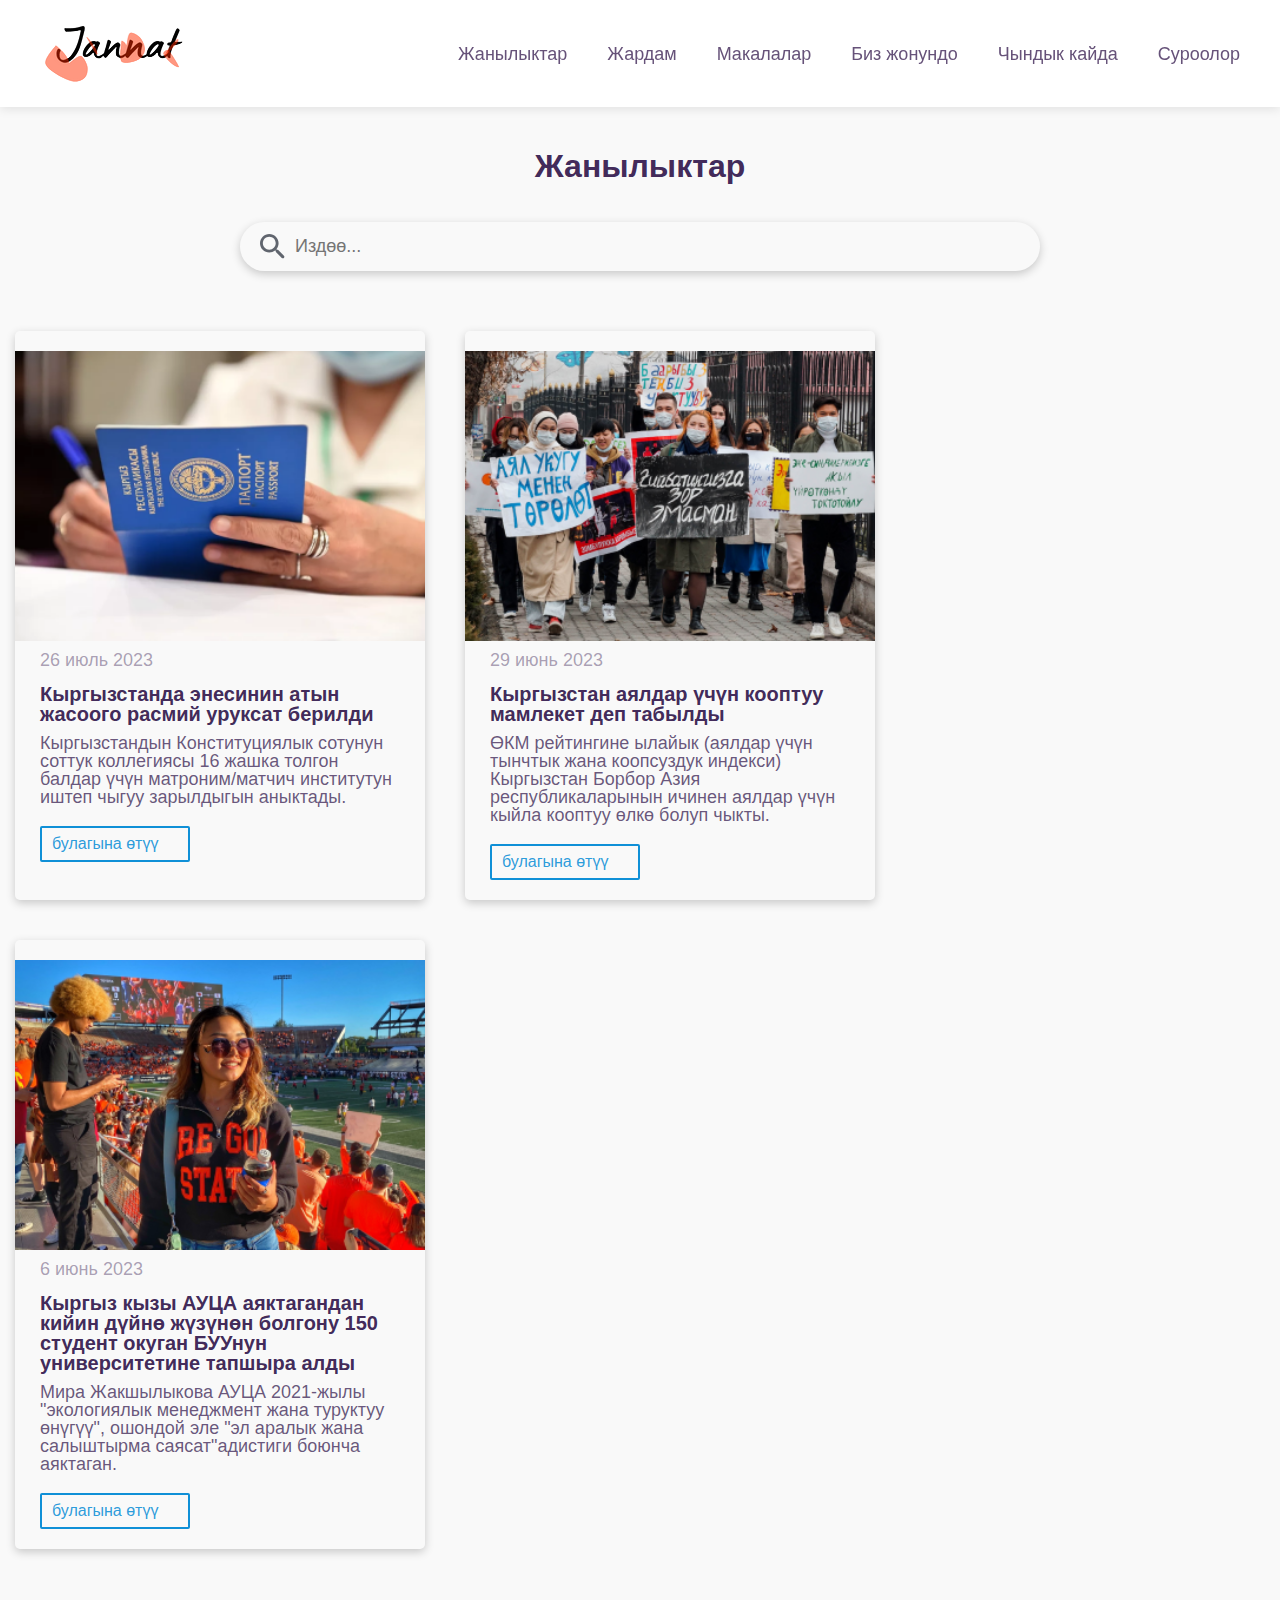
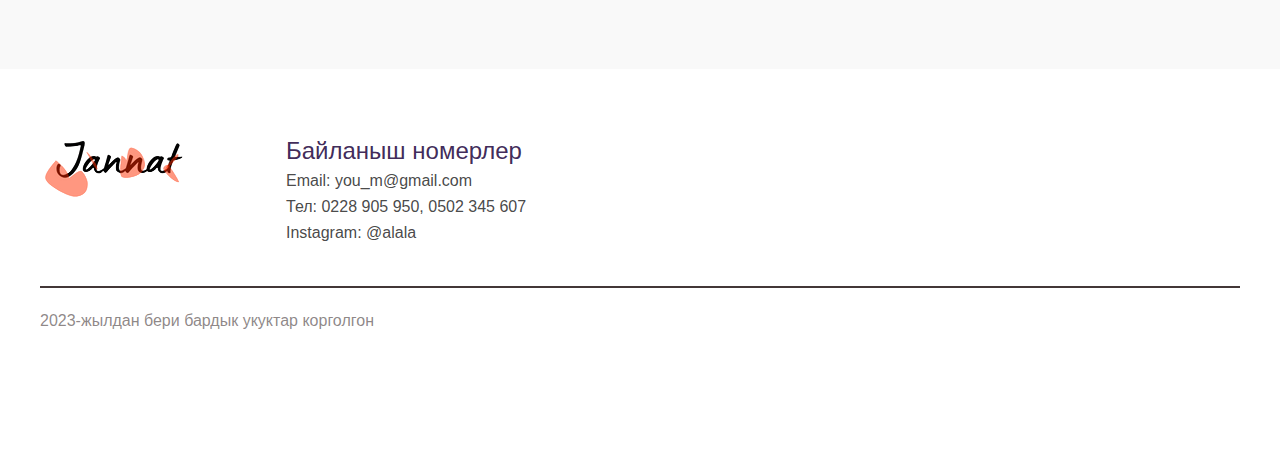
<file: news.html>
<!DOCTYPE html>
<html lang="en">
<head>
    <meta charset="UTF-8">
    <meta name="viewport" content="width=device-width, initial-scale=1.0">
    <link rel="stylesheet" href="/styles/css/base.css">
    <link rel="stylesheet" href="/styles/css/news.css">
    <title>Главная</title>
</head>
<body>
<div class="wrapper">
    <header class="header">
        <div class="header__container">
            <div class="header__wrapper">
                <div class="_container">
                    <div class="header__box">
                        <div class="header__logo">
                            <a href="/homePage.html" class="">
                                <img class="logo-link" src="./images/svg/logo.svg"></img>
                            </a>
                        </div>      
                        <nav class="navigation__bar">
                            <ul class="header__list">
                                <li class="header__item">
                                    <a href="/news.html" class="">Жанылыктар</a>
                                </li>
                                <li class="header__item">
                                    <a href="/help.html" class="">Жардам</a>
                                </li>
                                <li class="header__item">
                                    <a href="/articles.html" class="">Макалалар</a>
                                </li>
                                <li class="header__item">
                                    <a href="/about.html" class="">Биз жонундо</a>
                                </li>
                                <li class="header__item">
                                    <a href="/true.html" class="">Чындык кайда</a>
                                </li>
                                <li class="header__item">
                                    <a href="/question.html" class="">Суроолор</a>
                                </li>
                            </ul>
                        </nav>                    
                    </div>            
                </div>
            </div>
            <div class="header__title _container">
                <h2>Жанылыктар</h2>
            </div>
        </div>
    </header>
    <main class="main">
        <div class="main__container">
            <div class="__container">
                <div class="group">
                    <img class="icon" src="/images/svg/search.svg">
                    <form action="" method="get">
                        <input placeholder="Издөө..." type="search" class="input">
                    </form>
                </div>
                <div class="news__box">
                    <div class="news__item">
                        <img src="/images/img/news-main.png" alt="">
                        <div class="haha">
                            <div class="news__data">26 июль 2023</div>
                            <div class="news__title">Кыргызстанда энесинин атын жасоого расмий уруксат берилди</div>
                            <p class="news__text">Кыргызстандын Конституциялык сотунун соттук коллегиясы 16 жашка толгон балдар үчүн матроним/матчич институтун иштеп чыгуу зарылдыгын аныктады.</p>
                            <a href="" class="news__btn">булагына өтүү</a>                            
                        </div>
                    </div>
                    <div class="news__item">
                        <img src="/images/img/news-main2.png" alt="">
                        <div class="haha">
                            <div class="news__data">29 июнь 2023</div>
                            <div class="news__title">Кыргызстан аялдар үчүн кооптуу мамлекет деп табылды</div>
                            <p class="news__text">ӨКМ рейтингине ылайык (аялдар үчүн тынчтык жана коопсуздук индекси) Кыргызстан Борбор Азия республикаларынын ичинен аялдар үчүн кыйла кооптуу өлкө болуп чыкты.</p>
                            <a href="" class="news__btn">булагына өтүү</a>                            
                        </div>
                    </div>
                    <div class="news__item">
                        <img src="/images/img/news-main3.png" alt="">
                        <div class="haha">
                            <div class="news__data">6 июнь 2023</div>
                            <div class="news__title">Кыргыз кызы АУЦА аяктагандан кийин дүйнө жүзүнөн болгону 150 студент окуган БУУнун университетине тапшыра алды</div>
                            <p class="news__text">Мира Жакшылыкова АУЦА 2021-жылы "экологиялык менеджмент жана туруктуу өнүгүү", ошондой эле "эл аралык жана салыштырма саясат"адистиги боюнча аяктаган.</p>
                            <a href="" class="news__btn">булагына өтүү</a>                            
                        </div>
                    </div>
                </div>
            </div>
        </div>
    </main>
    <footer class="footer">
        <div class="footer__container _container">
            <div class="box100">
                <div class="box101">
                    <img src="/images/svg/logo.svg">
                </div>
                <div id="box102" class="box103">
                    <h1>Байланыш номерлер</h1>
                    <h3>Email:  you_m@gmail.com</h3>
                    <h3>Тел: 0228 905 950, 0502 345 607</h3>
                    <h3>Instagram: @alala</h3>
                </div>
            </div>
            <!-- <div class="box104"><img src="/images/svg/insta.svg"></div> -->
            <hr class="box105">
            <div class="box106">2023-жылдан бери бардык укуктар корголгон</div> 
        </div>
    </footer>
</div>
</body>
</html>
</file>
<file: styles/css/base.css>
/* Обнуление */
*,
*::before,
*::after {
	padding: 0;
	margin: 0;
	border: 0;
	box-sizing: border-box;
}
a {
    color: #665279;
	text-decoration: none;
}
ul,
ol,
li {
	list-style: none;
}
img {
	vertical-align: top;
}
h1,
h2,
h3,
h4,
h5,
h6 {
	font-weight: inherit;
	font-size: inherit;
}
input:focus, textarea:focus{
    outline: none;
}
html,
body {
	height: 100%;
	line-height: 1;
	background: #F9F9F9;
	font-size: 14px;
	color: #290E45;
    font-style: normal;
	font-weight: 400;
	font-family: Arial, Helvetica, sans-serif;
}

/* ---------------------------------------------------------------------------- */
.wrapper{
    min-height: 100%;
    overflow: hidden;
    display: flex;
    flex-direction: column;
}
._container{
    max-width: 1200px;
    margin: 0 auto;
    padding: 0 15px;
    box-sizing: content-box;
}
.__container{
    max-width: 1350px;
    margin: 0 auto;
    padding: 0 15px;
    box-sizing: content-box;
}
._ibg{
    position: relative;
}
._ibg img{
    position: absolute;
    width: 100%;
    height: 100%;
    top: 0;left: 0;
    object-fit: cover;
}
/* ===HEADER=================================================== */
.header__container{
    width: 100%;
    text-align: center;
}
.main{
    flex: 0 0 100%;
}
.logo-link a{
    color: #FFF;
    font-size: 22px;
    font-weight: 400;
}
.header__wrapper{
    background-color: #ffffff;   
    position: fixed;
    z-index: 70;
    width: 100%;
    top: 0;
    left: 0;
    box-shadow: 0px 2px 10px rgba(0, 0, 0, 0.10); 
}
.header__box{
    display: flex; 
    padding: 24px 0;
    align-items: center;
    justify-content: space-between;
}
.header__title{
    color: rgba(41, 14, 69, 0.90);
    font-size: 32px;
    font-weight: 700;
    margin: 150px auto 40px;
}
.header__list{
    display: flex;
    font-size: 18px;
    transition-duration: 1s;
}
.header__item:not(:last-child){
    margin: 0 40px 0 0;
}
.header__item a:hover{
    color: #543E6A;
    text-decoration: underline;
}
/* ====main================================================= */
/* ====FOOTER============================== */
.footer{
    width: 100%;
    height: 403px;
    margin: 0 auto;
    background: #fff;
    margin-top: 120px;
}
.box100{
    display: flex;
    margin: 0 auto;
    gap: 100px;
    margin-top: 70px;
}
#box102 h1{
    color: rgba(41, 14, 69, 0.90);
    font-size: 24px;
    font-weight: 400;
}
#box102 h3{
    color: rgba(51, 51, 51, 0.90);
    font-size: 16px;
    font-weight: 400;
    padding-top: 10px;
}
.box104{
    margin-top: 26px;
}
.box105 {
    width: 1200px;
    height: 2px;
    background: #433737;
    margin-top: 25px;
}
.box106 {
    color: rgba(67, 55, 55, 0.60);
    font-size: 16px;
    font-weight: 400;
    margin-top: 25px;
}
.box103{
    margin: 0 0 20px 0;
}
/* ============================= */
</file>
<file: styles/css/card.css>
.main ._container{
    padding: 0;    
    word-wrap: break-word;
}
.info__card__block{
    background-color: white;
    padding: 35px 0;
    box-shadow: 0px 2px 15px 0px rgba(0, 0, 0, 0.10);
}
.info-card__pic{
    margin: 0 40px 20px 0;
}
.info-card__box{
    width: 100%;
    display: flex;
}
.text__data{
    color: rgba(41, 14, 69, 1);
    font-size: 18px;
    margin-bottom: 20px;
}
.text__ph{
    color: rgba(41, 14, 69, 0.70);
    font-size: 20px;
    line-height: 120%;
}
/* ---more------------- */
.info__card__more{
    margin: 80px auto 0;
}
.more__title{
    color: #E86D8A;
    font-size: 28px;
    font-weight: 700;
    margin: 0 0 40px 0;
}
.more__forpdd{
    padding: 0 25px;
}
.more-item__block{
    display: flex;
    margin: 15px 0;
    color: rgba(41, 14, 69, 0.60);
    align-items: center;
    justify-content: space-between;
}
.item__feedback__box{
    display: flex;
    gap: 15px;
    align-items: center;
}
.item__feedback{
    display: flex;
    gap: 3px;
    flex-direction: row;
    align-items: center;
}
.more-item__title{
    color: rgba(41, 14, 69, 0.90);
    font-size: 20px;
    font-weight: 700;
}
.more-item__text{
    color: rgba(41, 14, 69, 0.70);
    font-size: 16px;
    margin: 10px 0 15px;
}
.more-item__link{
    display: block;
    border-radius: 2px;
    border: 2px solid #1090D7;
    padding: 8px 0;
    text-align: center;
    transition-duration: 0.4s;
    color: rgba(16, 144, 215, 0.90);
    font-size: 16px;
}
.more-item__link:hover{
    color: white;
    background-color: rgba(16, 144, 215, 0.90);
}
/* =====for slides============================================ */
.more__slider{
    position: relative;
    z-index: 1;
}
.slick-track{
    display: flex;
    z-index: 1;
    align-items: flex-start;
}
.slider__item{
    overflow: hidden;
    margin: 30px 25px;
    padding: 25px 0;
    border-radius: 5px;
    box-shadow: 0px 3px 10px 0px rgba(0, 0, 0, 0.15);
}
.slick-list{
    overflow: hidden;
}
.more__click .slick-arrow{
    font-size: 0;
    width: 45px;
    height: 45px;
}
.slick-prev{
    margin: 0 15px 0 0;
    background: url('/images/svg/click.svg') 0 0 / 100% no-repeat;
}
.slick-next{
    background: url('/images/svg/click2.svg') 0 0 / 100% no-repeat;
}
/* ====comment section========================= */

.info-card__text .more-item__block{
    color: rgba(41, 14, 68, 0.80);
    font-size: 18px;
    margin: 0 0 15px 0;
    padding: 0;
}
/* ===comment======== */
.comment__section{
    margin-top: 20px;
    border-radius: 5px;
    padding: 40px;
    background: #FFF;
    box-shadow: 0px -3px 15px 0px rgba(0, 0, 0, 0.10);
}
.comment__box{
    display: flex;
    gap: 20px;
    margin-bottom: 25px;
}
.comment__title{
    color: rgba(41, 14, 69, 0.80);
    font-size: 23px;
    font-weight: 700;
}
.comment__send{
    display: flex;
    align-items: start;
    gap: 40px;
    margin-bottom: 30px;
}
.comment__box span{
    color: #767676;
    font-size: 18px;
}
.comment__send textarea{
    border-radius: 5px;
    width: 469px;
    height: 96px;
    border: 1px solid #DCDCDC;
    color: rgba(41, 14, 69, 0.70);
    font-size: 16px;
    margin-bottom: 10px;
    padding: 10px 15px;
}
.comment__send button{
    display: block;
    border-radius: 5px;
    background: #E59898;
    width: 469px;
    padding: 12px 0;
    color: #FFF;
    transition-duration: 0.4s;
    font-size: 16px;
}
.comment__send button:hover{
    background: #bc7070;
    cursor: pointer;
}

.comment__item{
    display: flex;
    gap: 30px;
}
.comment__item:not(:last-child){
    margin-bottom: 40px;
}
.com__auth-name{
    color: rgba(41, 14, 69, 0.70);
    font-size: 18px;
    margin-top: 5px;
    font-weight: 600;
    margin-bottom: 7px;
}
.com__auth-text{
    color: rgba(41, 14, 69, 0.65);
    font-size: 16px;
}
.com__auth{
    width: 100%;
    padding-bottom: 15px;
    border-bottom: 2px solid rgba(41, 14, 69, 0.20);
}
</file>
<file: styles/css/homePage.css>
.main__container{
    margin: 110px 0 50px;
}
.main__back{
    background-color: white;
    margin: 110px 0 50px;
    padding: 50px 0;
}
.introduction__box{
    display: flex;
    justify-content: space-between;
    align-items: center;
    gap: 20px;
}
.intro__title{
    color: rgba(232, 109, 138, 1);
    font-size: 48px;
    font-weight: 800;
    margin-bottom: 25px;
}
.intro__text{
    color: rgba(41, 14, 69, 0.70);
    font-size: 22px;
    margin-bottom: 25px;
}
.introduction__pic{
    display: grid;
    grid-template-columns: repeat(2, 1fr);
    grid-template-rows: repeat(2, 1fr);
    grid-gap: 5px;
}
.introduction__pic .p:first-child{
    grid-column-start: 1;
    grid-column-end: 2;
    grid-row-start: 1;
    grid-row-end: 2;
}
.introduction__pic .p:nth-child(2){
    grid-column-start: 2;
    grid-column-end: 3;
    grid-row-start: 1;
    grid-row-end: 3;
}
.introduction__pic .p:last-child{
    grid-column-start: 1;
    grid-column-end: 2;
    grid-row-start: 2;
    grid-row-end: 3;
}
.intro__link{
    display:inline-block;
    padding: 10px 20px;
    background: #139FEC;
    font-size: 20px;
    color: white;
    border-radius: 5px;
}
.intro__link:hover{
    opacity: 0.8;
    transition-duration: 0.4s;
}
/* ======================================================== */
hr{
    height: 2px;
    width: 70%;
    background: #C9536F;
}
.main__page-link{
    display: flex;
    justify-content: space-between;
    align-items: center;
    margin-bottom: 50px;
}
.title{
    color: #E86D8A;
    font-size: 20px;
    font-weight: 600;
}
.main__page-link a{
    color: #E86D8A;
    font-size: 16px;
}
.main__page-link a:hover{
    opacity: 0.8;
    transition-duration: 0.4s;
    text-decoration: underline;
}
.news__item{
    display: flex;
    gap: 30px;
}
.news__item:not(:last-child){
    margin-bottom: 25px;
}
.news__info-block{
    width: 100%;
    display: flex;
    flex-direction: column;
}
.info-data{
    color: rgba(41, 14, 69, 0.60);
    font-size: 16px;
    align-items: center;
    gap: 20px;
    margin-bottom: 10px;
    justify-content: space-between;
}
.news__info-title{
    color: rgba(41, 14, 69, 0.80);
    font-size: 22px;
    margin-bottom: 10px;
    font-weight: 700;
}
.news__info-text{
    background: linear-gradient(180deg, rgba(41, 14, 69, 0.80) 0%, rgba(0, 0, 0, 0.00) 100%);
    background-clip: text;
    -webkit-background-clip: text;
    -webkit-text-fill-color: transparent;
    font-size: 18px;
    margin-bottom: 20px;
    flex: 0 1 100%;
}
.news__info-btn{
    max-width: 240px;
    text-align: center;
    background: #1090D7;
    color: white;
    font-size: 18px;
    padding: 10px 15px;
    border-radius: 2px;
}
.news__info-btn:hover{
    border: 1px solid #1090D7;
    color: #12608a;
    background-color: white;
    transition-duration: 0.4s;
}
/* === article =============================================================== */
.main__article{
    display: flex;
    gap: 50px;
}
.article__title{
    color: rgba(41, 14, 69, 0.80);
    font-size: 36px;
    font-weight: 700;
    margin-bottom: 5px;
}
.article__subtitle{
    color: #290E45;
    font-size: 20px;
    opacity: 0.95;
    margin-bottom: 25px;
}
.article__text{
    display: flex;
    flex-direction: column;
}
.art__text__box{
    flex: 0 1 100%;    
}
.art__text{
    color: rgba(41, 14, 69, 0.80);
    font-size: 18px;
    margin-bottom: 20px;
}

.article__feedback{
    display: flex;
    align-items: center;
    gap: 20px;
    margin-bottom: 30px;
}
.feedback__box{
    display: flex;
    align-items: center;
    gap: 3px;
    color: rgba(41, 14, 69, 0.60);
    font-size: 16px;
}
.article__btn{
    max-width: 150px;
    border-radius: 1px;
    border: 3px solid #1090D7;
    padding: 10px 13px;
    color: #137fb9;
    border-radius: 3px;
    text-align: center;
}
.article__btn:hover{
    padding: 10px 13px;
    color: white;
    background-color: #1090D7;
    transition-duration: 0.4s;
}
/* == article ===================== */
.articles-list__box{
    margin: 40px auto;
}
.articles-list__title{
    color: #290E45;
    font-size: 22px;
    margin-bottom: 25px;
}
.art-list__name{
    color: #290E45;
    font-size: 20px;
    margin: 10px auto;
    max-width: 220px;
}
.slider__item img{
    padding: 0 20px;
    border: 2px solid #E3CED5;
}
.art-list__text{
    color: rgba(41, 14, 69, 0.80);
    font-size: 14px;
    max-width: 220px;
    margin: 0 auto;
}

/* ---slider--- */

.articles-list__slider{
    position: relative;
    z-index: 1;
}
.slick-track{
    display: flex;
    z-index: 1;
    align-items: flex-start;
}
.slider__item{
    overflow: hidden;
    text-align: center;
}
.slick-list{
    overflow: hidden;
}
.art-click .slick-arrow{
    font-size: 0;
    width: 35px;
    height: 35px;
    cursor: pointer;
}
.slick-prev{
    margin: 0 15px 0 0;
    background: url('/images/svg/click.svg') 0 0 / 100% no-repeat;
}
.slick-next{
    background: url('/images/svg/click2.svg') 0 0 / 100% no-repeat;
}
/* =================================== */
.la .title{
    margin-bottom: 30px;
}
.main__event{
    display: flex;
    justify-content: space-between;
    align-items: center;
    gap: 35px;
}
.main__event:not(:last-child){
    margin-bottom: 20px;    
}
.event__info-box{
    padding-bottom: 30px;
    width: 100%;
    border-bottom: 2px solid rgba(41, 14, 69, 0.5);    
}
.event__data h6{
    color: rgba(41, 14, 69, 0.80);
    font-size: 45px;
    font-weight: 700;
    text-align: center;
}
.event__data p{
    color: rgba(41, 14, 69, 0.80);
    text-align: center;
}
.event__title{
    color: #290E45;
    opacity: 0.8;
    margin-bottom: 10px;
    font-size: 24px;
    font-weight: 600;
}
.event__text{
    color: rgba(41, 14, 69, 0.90);
    font-size: 18px;
}
</file>
<file: styles/css/news.css>
.group{
    display: flex;
    box-shadow: 0px 3px 10px 0px rgba(0, 0, 0, 0.20);
    border-radius: 50px;
    width: 800px;
    padding: 12px 20px;
    align-items: center;
    gap: 10px;
    margin: 0 auto 60px;
}
.group img{
    width: 25px;
}
.input{
    color: rgba(41, 14, 69, 0.60);
    font-size: 18px;
    background-color: transparent;
    width: 710px;
}
.news__item{
    max-width:410px;
    padding: 20px 0;
    overflow: hidden;
    border-radius: 5px;
    box-shadow: 0px 3px 10px 0px rgba(0, 0, 0, 0.20);
}
.news__item img{
    width: 100%;
}
.haha{
    display: flex;
    flex-direction: column;
    padding: 0 25px;
}
.news__data{
    color: rgba(41, 14, 69, 0.40);
    font-size: 18px;
    margin-top: 10px;
}
.news__title{
    color: rgba(41, 14, 69, 0.90);
    font-size: 20px;
    margin-top: 15px;
    font-weight: 700;
}
.news__text{
    color: rgba(41, 14, 69, 0.70);
    font-size: 18px;
    margin-top: 10px;
    flex: 1 0 auto;
}
.news__btn{
    border-radius: 2px;
    border: 2px solid #1090D7;
    display: inline-block;
    padding: 8px 10px;
    max-width: 150px;
    margin-top: 20px;
    font-size: 16px;
    color: rgba(16, 144, 215, 0.90);
}
.news__btn:hover{
    background-color: #1090D7;
    color: white;
    transition-duration: 0.4s;
}
.news__box{
    display: flex;
    flex-wrap: wrap;
    gap: 40px;
}
</file>
<file: styles/css/articles.css>
.main__container{
    background-color: white;
}


/* ---slider--- */

.art__slider{
    position: relative;
    z-index: 1;
}
.slick-track{
    display: flex;
    z-index: 1;
    align-items: flex-start;
}
.slider__item{
    overflow: hidden;
    display: flex;
    text-align: center;
    min-width: 0;
    align-items: center;
    gap: 40px;
}
.slick-list{
    overflow: hidden;
}
.art__box{
    flex: 0 1 60%;
    text-align: left;
}
.art__name{
    color: #290E45;
    font-size: 32px;
    font-weight: 600;
    opacity: 0.89;
    margin-bottom: 15px;
}
.art__topic{
    color: #290E45;
    opacity: 0.9;
    font-size: 26px;
    padding-bottom: 20px;
    border-bottom: 2px solid rgba(41, 14, 69, 0.70);
    margin-bottom: 20px;
}
.art__com{
    color: rgba(41, 14, 69, 0.80);
    font-size: 18px;
}
.art__box a{
    border-radius: 2px;
    background: #1090D7;
    display: block;
    max-width: 90px;
    text-align: center;
    color: white;
    font-size: 16px;
    margin-top: 25px;
    transition-duration: 0.4s;
    padding: 8px 10px;
}
.art__box a:hover{
    background: #076ca2;
}
/* -------------- */
/* ==event=========================== */
.art__title-top{
    color: #E86D8A;
    font-size: 26px;
    font-weight: 600;
    margin: 60px 0 40px;
}
.topic__item{
    position: relative;
}
.topic__item img{
    width: 191px;
    border-radius: 10px;
}
.abc{
    bottom: 0;
    left: 0;
    width: 191px;
    z-index: 3;
    position: absolute;
    border-radius: 10px;
    height: 135px;
    background: linear-gradient(360deg, #19202A 0%, rgba(255, 255, 255, 0.00) 100%);
}
.topic__title{
    color: #FFF;
    text-align: center;
    bottom: 20px;
    margin: 0 auto;
    left: 0;
    right: 0;
    position: absolute;
    font-size: 20px;
}
.art__topics-list{
    display: flex;
    gap: 60px;
}
.group{
    display: flex;
    box-shadow: 0px 3px 10px 0px rgba(0, 0, 0, 0.20);
    border-radius: 50px;
    width: 800px;
    padding: 12px 20px;
    align-items: center;
    gap: 10px;
    margin: 50px auto 60px;
}
.group img{
    width: 25px;
}
.input{
    color: rgba(41, 14, 69, 0.60);
    font-size: 18px;
    background-color: transparent;
    width: 710px;
}

.slick-arrow{
    position: absolute;
    top: 0;
    z-index: 10;
    height: 450px;
    width: 220px;
    background-color: #ffffff;
    font-size: 0;
    cursor: pointer;
}
.slick-prev{
   left: 0;
   margin-left: -220px;
}
.slick-next{
    right: 0;
    margin-right: -220px;
}

/* =============================== */

.articles__box{
    display: flex;
    flex-wrap: wrap;
    width: 100%;
    gap: 25px;
}
.article-item{
    flex: 0 1 25%;
    max-width: 310px;
    box-shadow: 0px 4px 4px rgba(0, 0, 0, 0.25);
}
.art-feed__box{
    background: #F5F3F6;
    padding: 10px 15px;
    display: flex;
    justify-content: space-between;
}
.feed{
    display: flex;
    gap: 3px;
    color: rgba(41, 14, 69, 0.50);
    font-size: 16px;
    align-items: center;
}
.ha{
    text-align: center;
    padding: 0 15px 20px;
}
.art-item__name{
    color: rgba(41, 14, 69, 0.90);
    font-size: 26px;
    font-weight: 600;
    margin: 10px 0;
}
.art__text{
    color: rgba(41, 14, 69, 0.80);
    font-size: 20px;
    margin-bottom: 20px;
}
.ha a{
    border-radius: 5px;
    color: white;
    display: block;
    font-size: 18px;
    padding: 10px;
    background: rgba(232, 109, 138, 0.75);
}
.ha a:hover{
    transition-duration: 0.4s;
    opacity: 0.8;
}
</file>
